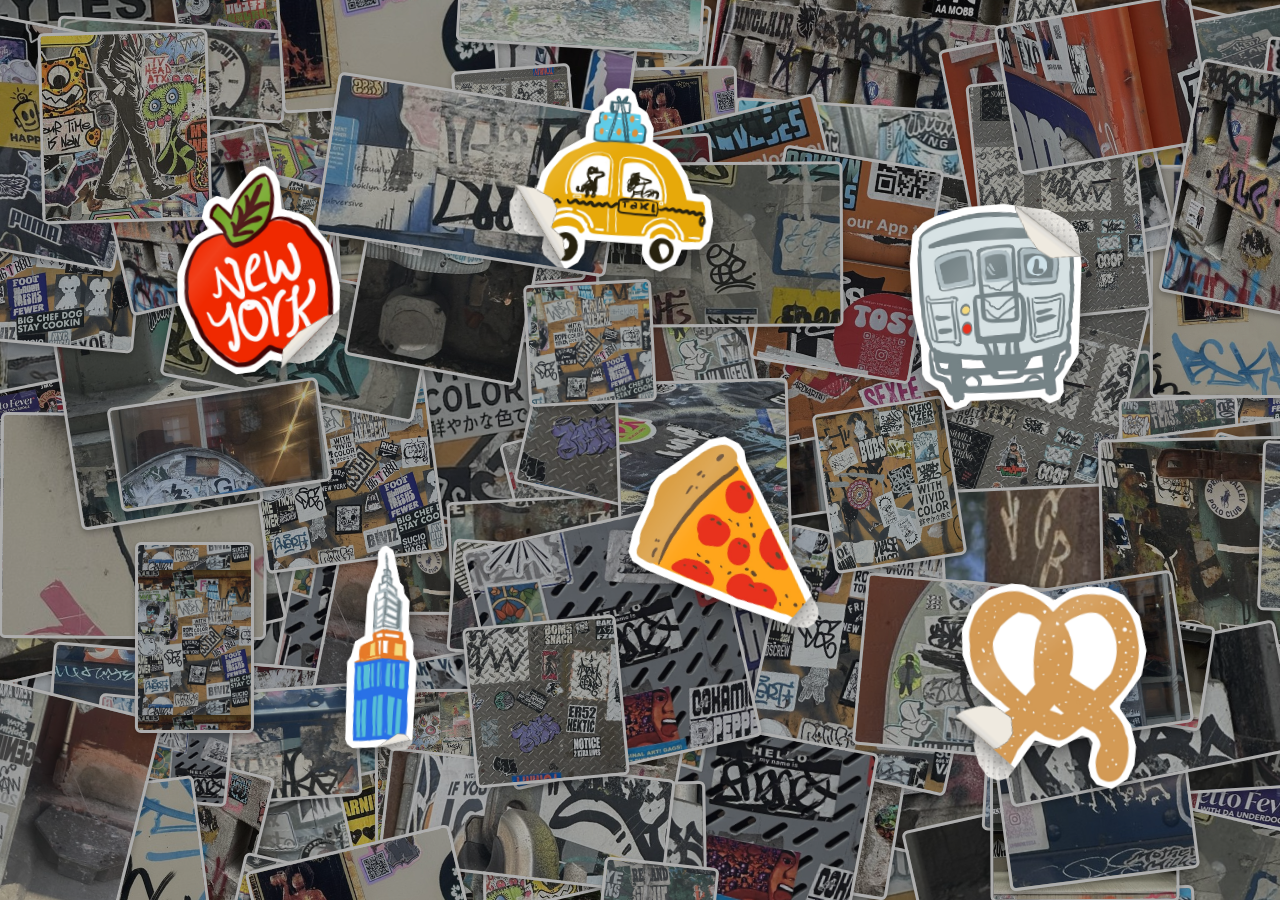
<file: index.html>
<!DOCTYPE html>
<html lang="en">
<head>
  <meta charset="UTF-8">
  <meta name="viewport" content="width=device-width, initial-scale=1.0">
  <title>The City That Speaks in Layers</title>
  <link rel="stylesheet" href="peel.css">
  <link rel="stylesheet" href="style.css?v=27">
  <link rel="stylesheet" href="intro.css?v=27">
</head>
<body>

  <!-- black strip on the left, like the book spine -->
  <div class="spine"></div>

  <main class="home">

    <!-- STICKER SHEET: only stickers, the page names hide underneath.
         Drag a sticker to peel it, or tap it.
         Peel effect: peel.js by Andrew Plummer (MIT license)
         https://github.com/andrewplummer/peel-js -->
    <section class="sheet">
      <div id="stickers" class="sticker-grid">

        <!-- sticker 1: apple -> STORIES -->
        <a class="sticker-cell" href="stories.html" data-sticker="apple" data-corner="BOTTOM_RIGHT">
          <div class="slot">
            <div class="ghost"></div>
            <span class="under">STORIES</span>
            <div class="peel">
              <div class="peel-top"></div>
              <div class="peel-back"></div>
              <div class="peel-bottom"></div>
            </div>
          </div>
        </a>

        <!-- sticker 2: taxi -> NEIGHBORHOODS -->
        <a class="sticker-cell" href="neighborhoods.html" data-sticker="taxi" data-corner="BOTTOM_LEFT">
          <div class="slot">
            <div class="ghost"></div>
            <span class="under">NEIGHBORHOODS</span>
            <div class="peel">
              <div class="peel-top"></div>
              <div class="peel-back"></div>
              <div class="peel-bottom"></div>
            </div>
          </div>
        </a>

        <!-- sticker 3: subway -> COLLECTION -->
        <a class="sticker-cell" href="collection.html" data-sticker="subway" data-corner="TOP_RIGHT">
          <div class="slot">
            <div class="ghost"></div>
            <span class="under">COLLECTION</span>
            <div class="peel">
              <div class="peel-top"></div>
              <div class="peel-back"></div>
              <div class="peel-bottom"></div>
            </div>
          </div>
        </a>

        <!-- sticker 4: building -> ARTIST VOICE -->
        <a class="sticker-cell" href="artistvoices.html" data-sticker="building" data-corner="BOTTOM_RIGHT">
          <div class="slot">
            <div class="ghost"></div>
            <span class="under">ARTIST VOICE</span>
            <div class="peel">
              <div class="peel-top"></div>
              <div class="peel-back"></div>
              <div class="peel-bottom"></div>
            </div>
          </div>
        </a>

        <!-- sticker 5: pizza -> DIY -->
        <a class="sticker-cell" href="diy.html" data-sticker="pizza" data-corner="BOTTOM_RIGHT">
          <div class="slot">
            <div class="ghost"></div>
            <span class="under">DIY</span>
            <div class="peel">
              <div class="peel-top"></div>
              <div class="peel-back"></div>
              <div class="peel-bottom"></div>
            </div>
          </div>
        </a>

        <!-- sticker 6: pretzel -> ABOUT -->
        <a class="sticker-cell" href="about.html" data-sticker="pretzel" data-corner="BOTTOM_LEFT">
          <div class="slot">
            <div class="ghost"></div>
            <span class="under">ABOUT</span>
            <div class="peel">
              <div class="peel-top"></div>
              <div class="peel-back"></div>
              <div class="peel-bottom"></div>
            </div>
          </div>
        </a>
      </div>
    </section>

  </main>

  <script src="intro.js?v=27"></script>
  <script src="peel.js"></script>
  <script src="sticker-shapes.js"></script>
  <script src="script.js?v=27"></script>
</body>
</html>
</file>
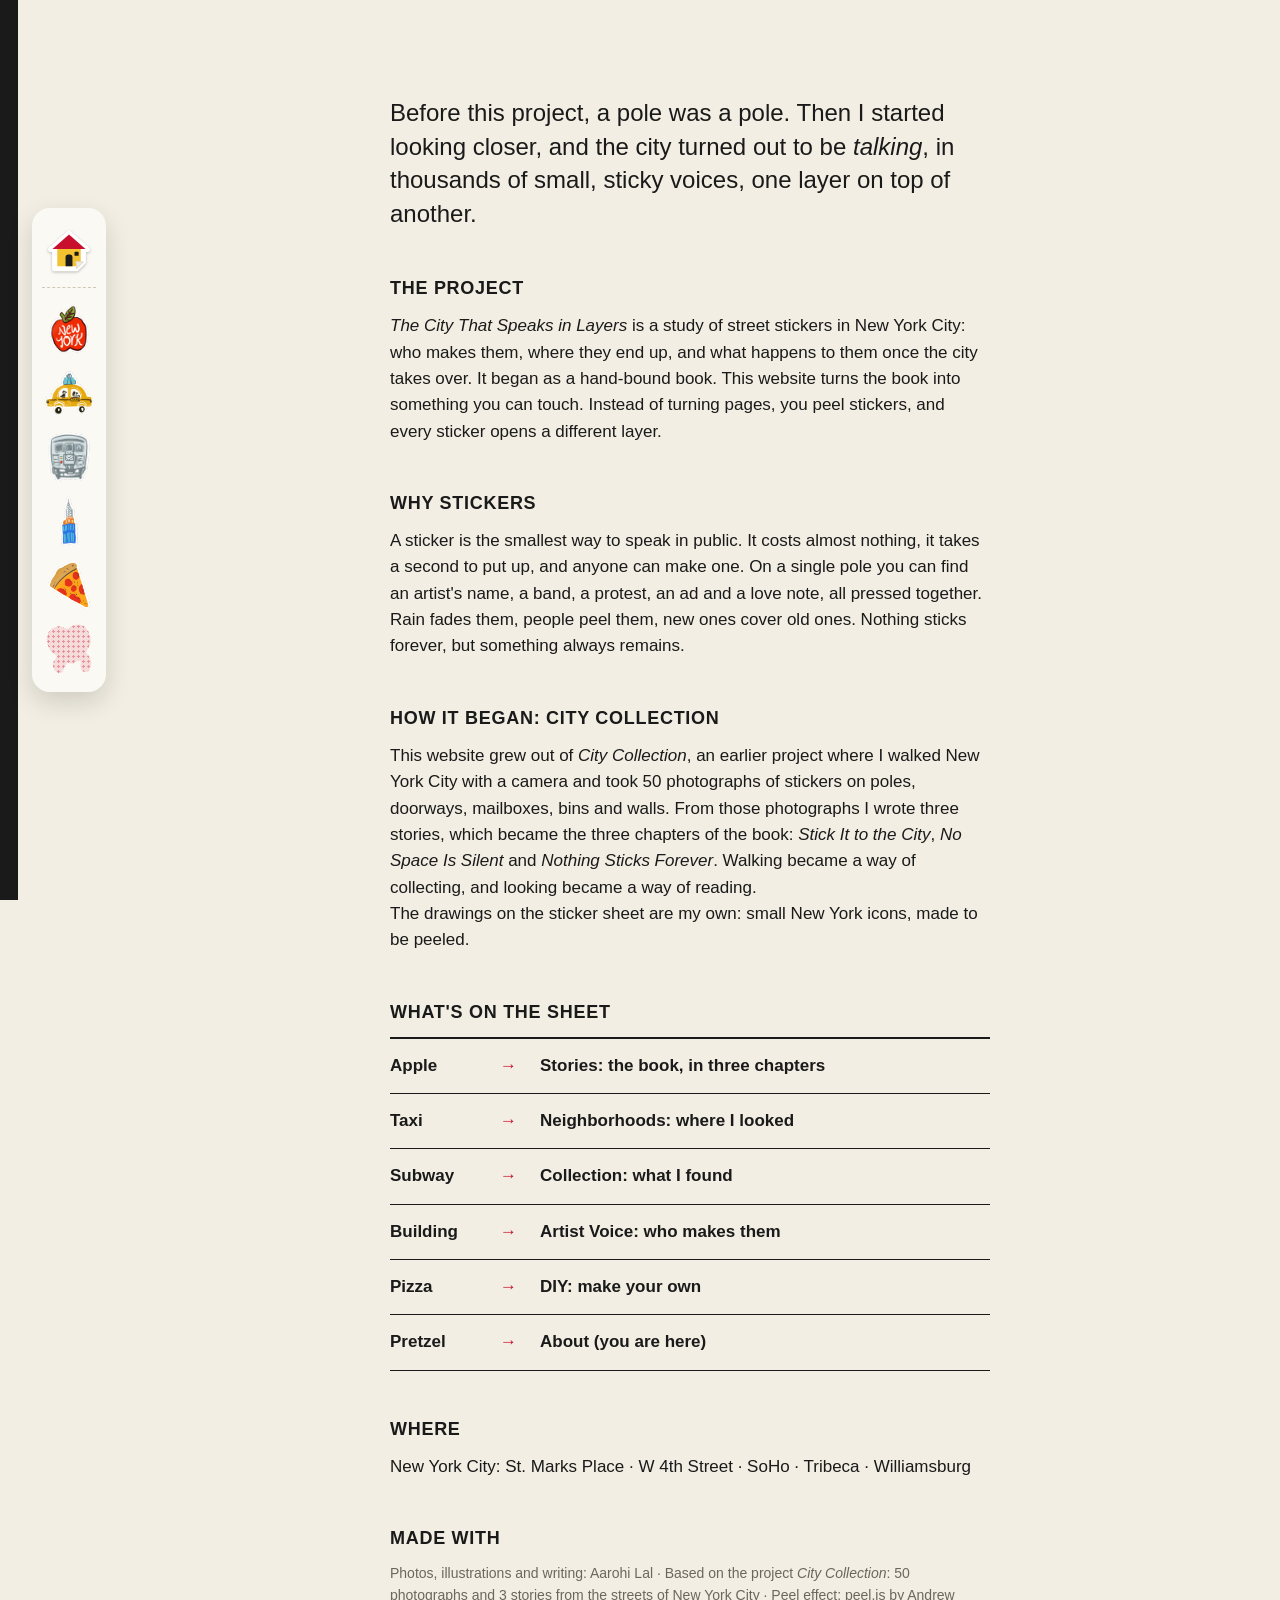
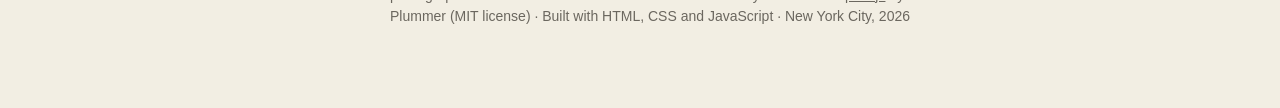
<file: about.html>
<!DOCTYPE html>
<html lang="en">
<head>
  <meta charset="UTF-8">
  <meta name="viewport" content="width=device-width, initial-scale=1.0">
  <title>About · The City That Speaks in Layers</title>
  <link rel="stylesheet" href="peel.css">
  <link rel="stylesheet" href="style.css?v=27">
</head>
<body>

  <div class="spine"></div>

  <main class="page">

    <!-- STATEMENT -->
    <section class="page-section">
      <p class="lead">
        Before this project, a pole was a pole. Then I started looking closer,
        and the city turned out to be <em>talking</em>, in thousands of small,
        sticky voices, one layer on top of another.
      </p>
    </section>

    <!-- THE PROJECT -->
    <section class="page-section">
      <h2>THE PROJECT</h2>
      <p>
        <em>The City That Speaks in Layers</em> is a study of street stickers in
        New York City: who makes them, where they end up, and what happens to
        them once the city takes over. It began as a hand-bound book. This
        website turns the book into something you can touch. Instead of turning
        pages, you peel stickers, and every sticker opens a different layer.
      </p>
    </section>

    <!-- WHY STICKERS -->
    <section class="page-section">
      <h2>WHY STICKERS</h2>
      <p>
        A sticker is the smallest way to speak in public. It costs almost
        nothing, it takes a second to put up, and anyone can make one.
        On a single pole you can find an artist's name, a band, a protest,
        an ad and a love note, all pressed together. Rain fades them, people
        peel them, new ones cover old ones. Nothing sticks forever, but
        something always remains.
      </p>
    </section>

    <!-- HOW I WORKED -->
    <section class="page-section">
      <h2>HOW IT BEGAN: CITY COLLECTION</h2>
      <p>
        This website grew out of <em>City Collection</em>, an earlier project
        where I walked New York City with a camera and took 50 photographs of
        stickers on poles, doorways, mailboxes, bins and walls. From those
        photographs I wrote three stories, which became the three chapters of
        the book: <em>Stick It to the City</em>, <em>No Space Is Silent</em> and
        <em>Nothing Sticks Forever</em>. Walking became a way of collecting,
        and looking became a way of reading.
      </p>
      <p>
        The drawings on the sticker sheet are my own: small New York icons,
        made to be peeled.
      </p>
    </section>

    <!-- WHAT'S ON THE SHEET -->
    <section class="page-section">
      <h2>WHAT'S ON THE SHEET</h2>
      <div class="swap-table">
        <p><span>Apple</span><span class="red">→</span><span>Stories: the book, in three chapters</span></p>
        <p><span>Taxi</span><span class="red">→</span><span>Neighborhoods: where I looked</span></p>
        <p><span>Subway</span><span class="red">→</span><span>Collection: what I found</span></p>
        <p><span>Building</span><span class="red">→</span><span>Artist Voice: who makes them</span></p>
        <p><span>Pizza</span><span class="red">→</span><span>DIY: make your own</span></p>
        <p><span>Pretzel</span><span class="red">→</span><span>About (you are here)</span></p>
      </div>
    </section>

    <!-- WHERE -->
    <section class="page-section">
      <h2>WHERE</h2>
      <p>New York City: St. Marks Place · W 4th Street · SoHo · Tribeca · Williamsburg</p>
    </section>

    <!-- CREDITS -->
    <section class="page-section">
      <h2>MADE WITH</h2>
      <p class="credits">
        Photos, illustrations and writing: Aarohi Lal · Based on the project
        <em>City Collection</em>: 50 photographs and 3 stories from the streets of
        New York City · Peel effect:
        <a href="https://github.com/andrewplummer/peel-js">peel.js</a> by Andrew Plummer (MIT license) ·
        Built with HTML, CSS and JavaScript · New York City, 2026
      </p>
    </section>

  </main>

  <!-- MENU: mini sticker sheet. This page's sticker is an empty slot;
       click it to go back to the full sheet. -->
  <nav class="mini-sheet" data-current="pretzel">
    <a class="mini mini-home" href="index.html" data-label="HOME" aria-label="Back to the sticker sheet">
      <span class="sheet-icon"></span>
    </a>
  </nav>

  <script src="peel.js"></script>
  <script src="sticker-shapes.js"></script>
  <script src="menu.js?v=27"></script>
</body>
</html>
</file>
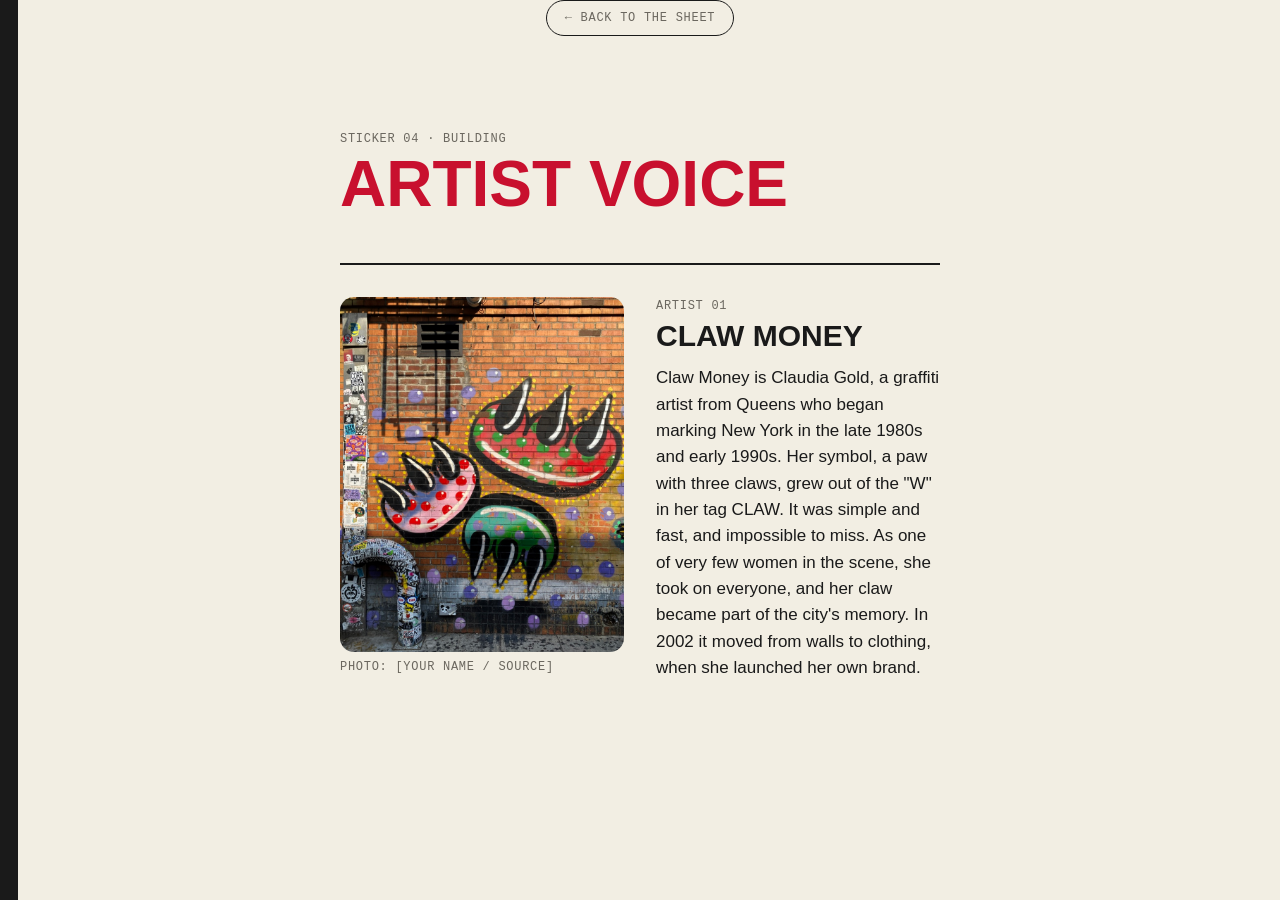
<file: artistvoice.html>
<!DOCTYPE html>
<html lang="en">
<head>
  <meta charset="UTF-8">
  <meta name="viewport" content="width=device-width, initial-scale=1.0">
  <title>Artist Voice · The City That Speaks in Layers</title>
  <link rel="stylesheet" href="style.css">
</head>
<body>

  <div class="spine"></div>

  <!-- back to the sticker sheet -->
  <a class="back-link small-label" href="index.html">← BACK TO THE SHEET</a>

  <main class="page">

    <!-- TITLE -->
    <header class="page-header">
      <p class="small-label">STICKER 04 · BUILDING</p>
      <h1 class="red">ARTIST VOICE</h1>
    </header>

    <!-- ARTIST 01 — copy this whole <article> block to add another artist -->
    <article class="artist">

      <!-- picture: put your image in the images folder and change the file name -->
      <figure class="artist-photo">
        <img src="images/claw-money.jpg" alt="Claw Money's three-claw tag on a New York wall">
        <figcaption class="small-label">PHOTO: [YOUR NAME / SOURCE]</figcaption>
      </figure>

      <div class="artist-text">
        <p class="small-label">ARTIST 01</p>
        <h2>CLAW MONEY</h2>
        <p>
          Claw Money is Claudia Gold, a graffiti artist from Queens who began
          marking New York in the late 1980s and early 1990s. Her symbol, a paw
          with three claws, grew out of the "W" in her tag CLAW. It was simple
          and fast, and impossible to miss. As one of very few women in the scene,
          she took on everyone, and her claw became part of the city's memory.
          In 2002 it moved from walls to clothing, when she launched her own brand.
        </p>
      </div>

    </article>

    <!-- ARTIST 02 — add here -->

  </main>

</body>
</html>
</file>
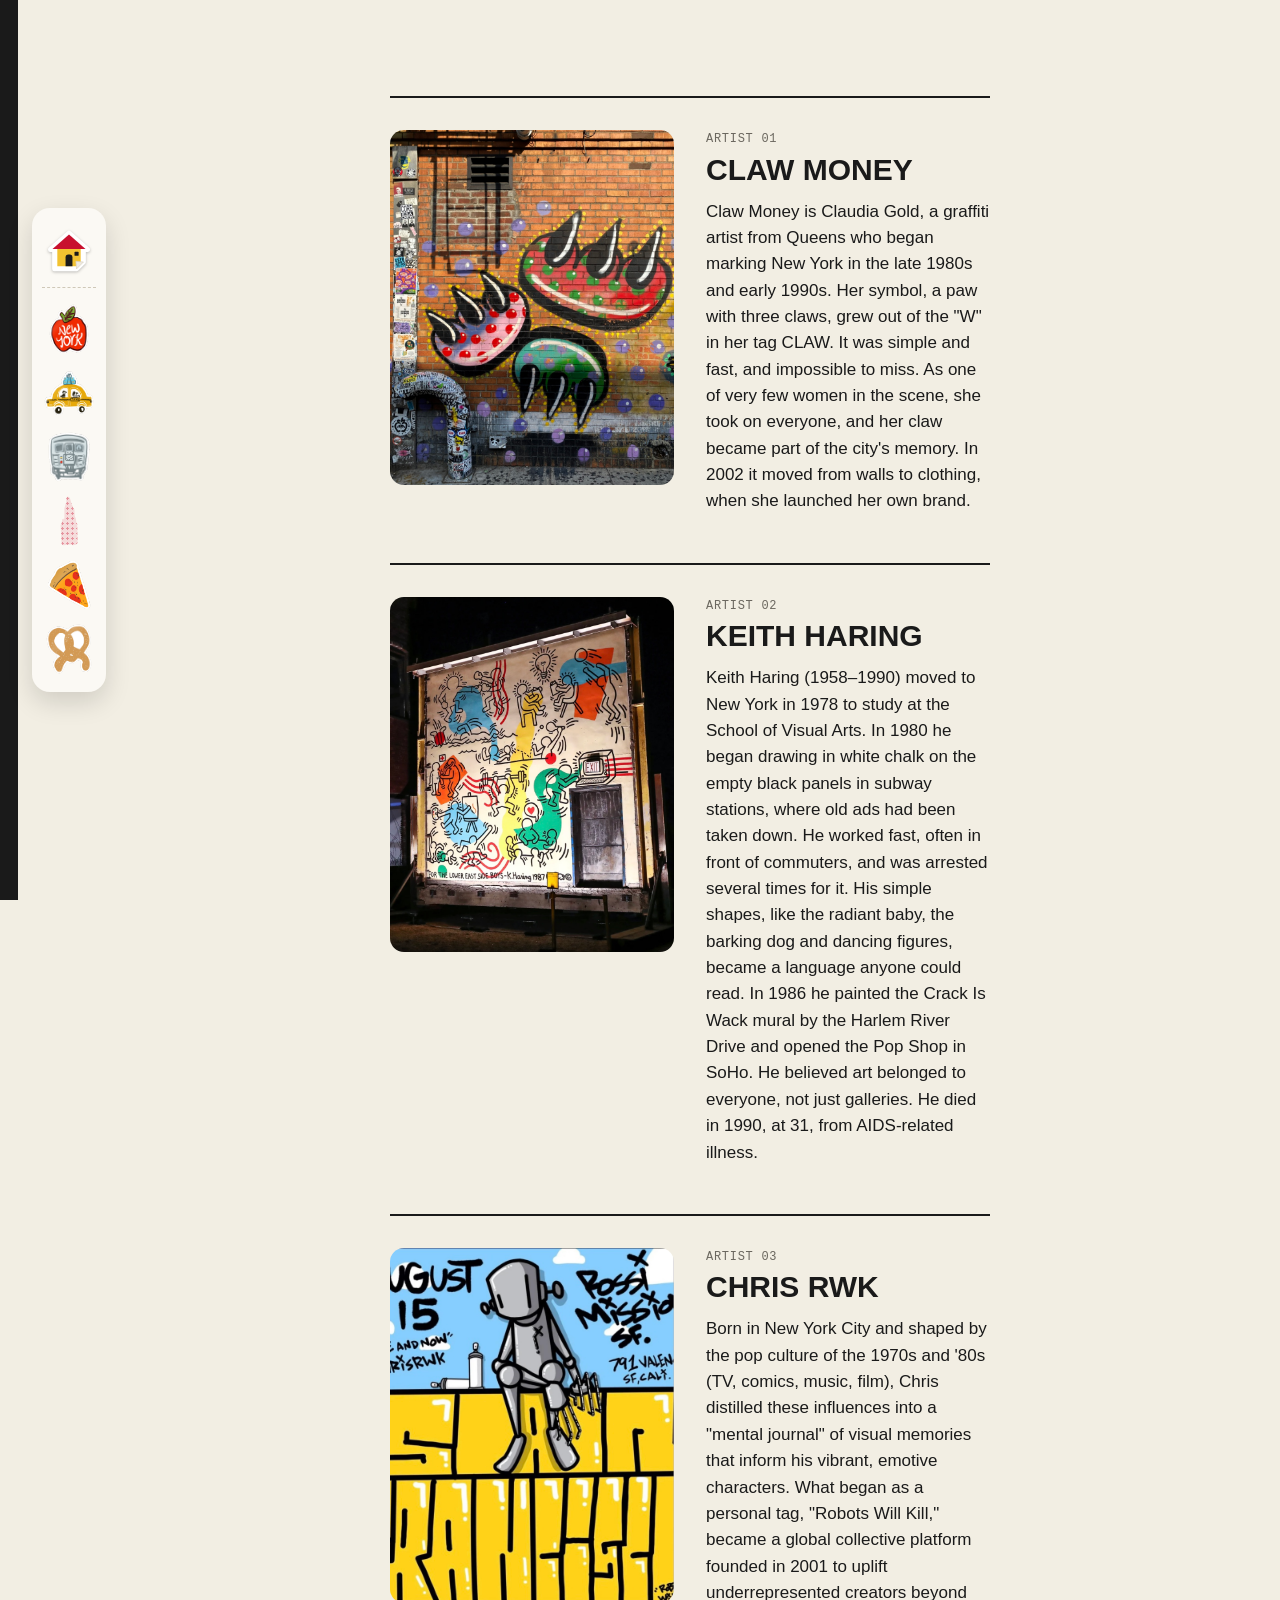
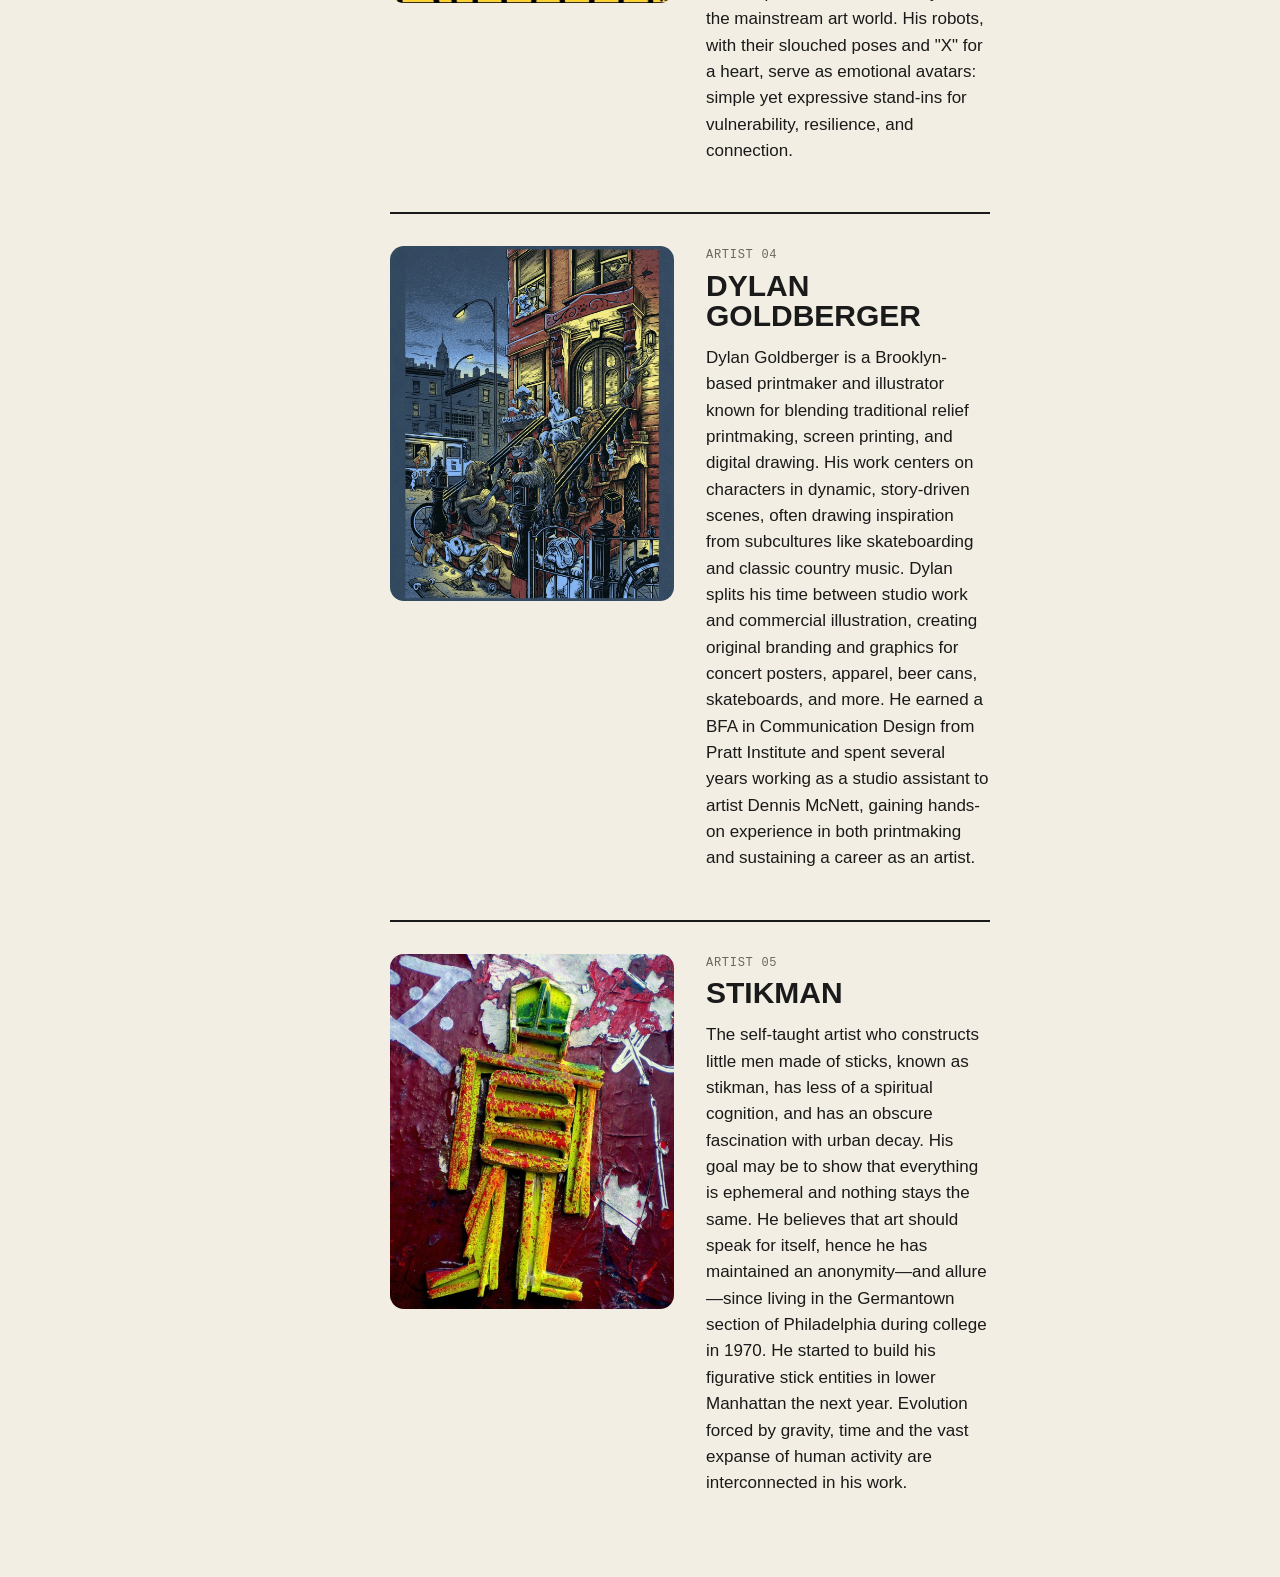
<file: artistvoices.html>
<!DOCTYPE html>
<html lang="en">
<head>
  <meta charset="UTF-8">
  <meta name="viewport" content="width=device-width, initial-scale=1.0">
  <title>Artist Voice · The City That Speaks in Layers</title>
  <link rel="stylesheet" href="peel.css">
  <link rel="stylesheet" href="style.css?v=27">
</head>
<body>

  <div class="spine"></div>

  <main class="page">

    <!-- ARTIST 01 — copy this whole <article> block to add another artist -->
    <article class="artist">

      <!-- picture: put your image in the images folder and change the file name -->
      <figure class="artist-photo">
        <img src="images/claw-money.jpg" alt="Claw Money's three-claw tag on a New York wall">
      </figure>

      <div class="artist-text">
        <p class="small-label">ARTIST 01</p>
        <h2>CLAW MONEY</h2>
        <p>
          Claw Money is Claudia Gold, a graffiti artist from Queens who began
          marking New York in the late 1980s and early 1990s. Her symbol, a paw
          with three claws, grew out of the "W" in her tag CLAW. It was simple
          and fast, and impossible to miss. As one of very few women in the scene,
          she took on everyone, and her claw became part of the city's memory.
          In 2002 it moved from walls to clothing, when she launched her own brand.
        </p>
      </div>

    </article>

    <!-- ARTIST 02 -->
    <article class="artist">
      <figure class="artist-photo">
        <img src="images/keith-haring.jpg" alt="Keith Haring chalk drawing in a New York subway station">
      </figure>

      <div class="artist-text">
        <p class="small-label">ARTIST 02</p>
        <h2>KEITH HARING</h2>
        <p>
          Keith Haring (1958–1990) moved to New York in 1978 to study at the
          School of Visual Arts. In 1980 he began drawing in white chalk on the
          empty black panels in subway stations, where old ads had been taken
          down. He worked fast, often in front of commuters, and was arrested
          several times for it. His simple shapes, like the radiant baby, the
          barking dog and dancing figures, became a language anyone could read.
          In 1986 he painted the Crack Is Wack mural by the Harlem River Drive
          and opened the Pop Shop in SoHo. He believed art belonged to everyone,
          not just galleries. He died in 1990, at 31, from AIDS-related illness.
        </p>
      </div>
    </article>

    <!-- ARTIST 03 -->
    <article class="artist">
      <figure class="artist-photo">
        <img src="images/chris-rwk.jpg" alt="Chris RWK robot character painted on a New York wall">
      </figure>

      <div class="artist-text">
        <p class="small-label">ARTIST 03</p>
        <h2>CHRIS RWK</h2>
        <p>
        Born in New York City and shaped by the pop culture of the 1970s and '80s (TV, 
        comics, music, film), Chris distilled these influences into a "mental journal" of 
        visual memories that inform his vibrant, emotive characters. What began as a personal 
        tag, "Robots Will Kill," became a global collective platform founded in 2001 to uplift 
        underrepresented creators beyond the mainstream art world. His robots, with their 
        slouched poses and "X" for a heart, serve as emotional avatars: simple yet expressive 
        stand-ins for vulnerability, resilience, and connection.
           </p>
      </div>
    </article>

    <!-- ARTIST 04 -->
    <article class="artist">
      <figure class="artist-photo">
        <img src="images/dylan-goldberger.jpg" alt="Dylan Goldberger print with story-driven characters">
      </figure>

      <div class="artist-text">
        <p class="small-label">ARTIST 04</p>
        <h2>DYLAN GOLDBERGER</h2>
        <p>
        Dylan Goldberger is a Brooklyn-based printmaker and illustrator known for blending 
        traditional relief printmaking, screen printing, and digital drawing. His work centers 
        on characters in dynamic, story-driven scenes, often drawing inspiration from subcultures 
        like skateboarding and classic country music. Dylan splits his time between studio work and 
        commercial illustration, creating original branding and graphics for concert posters, apparel, 
        beer cans, skateboards, and more. He earned a BFA in Communication Design from Pratt Institute 
        and spent several years working as a studio assistant to artist Dennis McNett, gaining hands-on 
        experience in both printmaking and sustaining a career as an artist. 
           </p>
         </div>
    </article>

    <!-- ARTIST 05 -->
    <article class="artist">
      <figure class="artist-photo">
        <img src="images/stikman.jpg" alt="Stikman stick-figure piece on a New York street">
      </figure>

      <div class="artist-text">
        <p class="small-label">ARTIST 05</p>
        <h2>STIKMAN</h2>
        <p>
        The self-taught artist who constructs little men made of sticks, known as stikman, 
        has less of a spiritual cognition, and has an obscure fascination with urban decay. 
        His goal may be to show that everything is ephemeral and nothing stays the same. 
        He believes that art should speak for itself, hence he has maintained an anonymity—and 
        allure—since living in the Germantown section of Philadelphia during college in 1970. 
        He started to build his figurative stick entities in lower Manhattan the next year. 
        Evolution forced by gravity, time and the vast expanse of human activity are 
        interconnected in his work.
            </p>
      </div>
    </article>
  </main>

  <!-- MENU: mini sticker sheet. This page's sticker is an empty slot;
       click it to go back to the full sheet. -->
  <nav class="mini-sheet" data-current="building">
    <a class="mini mini-home" href="index.html" data-label="HOME" aria-label="Back to the sticker sheet">
      <span class="sheet-icon"></span>
    </a>
  </nav>

  <script src="peel.js"></script>
  <script src="sticker-shapes.js"></script>
  <script src="menu.js?v=27"></script>
</body>
</html>
</file>
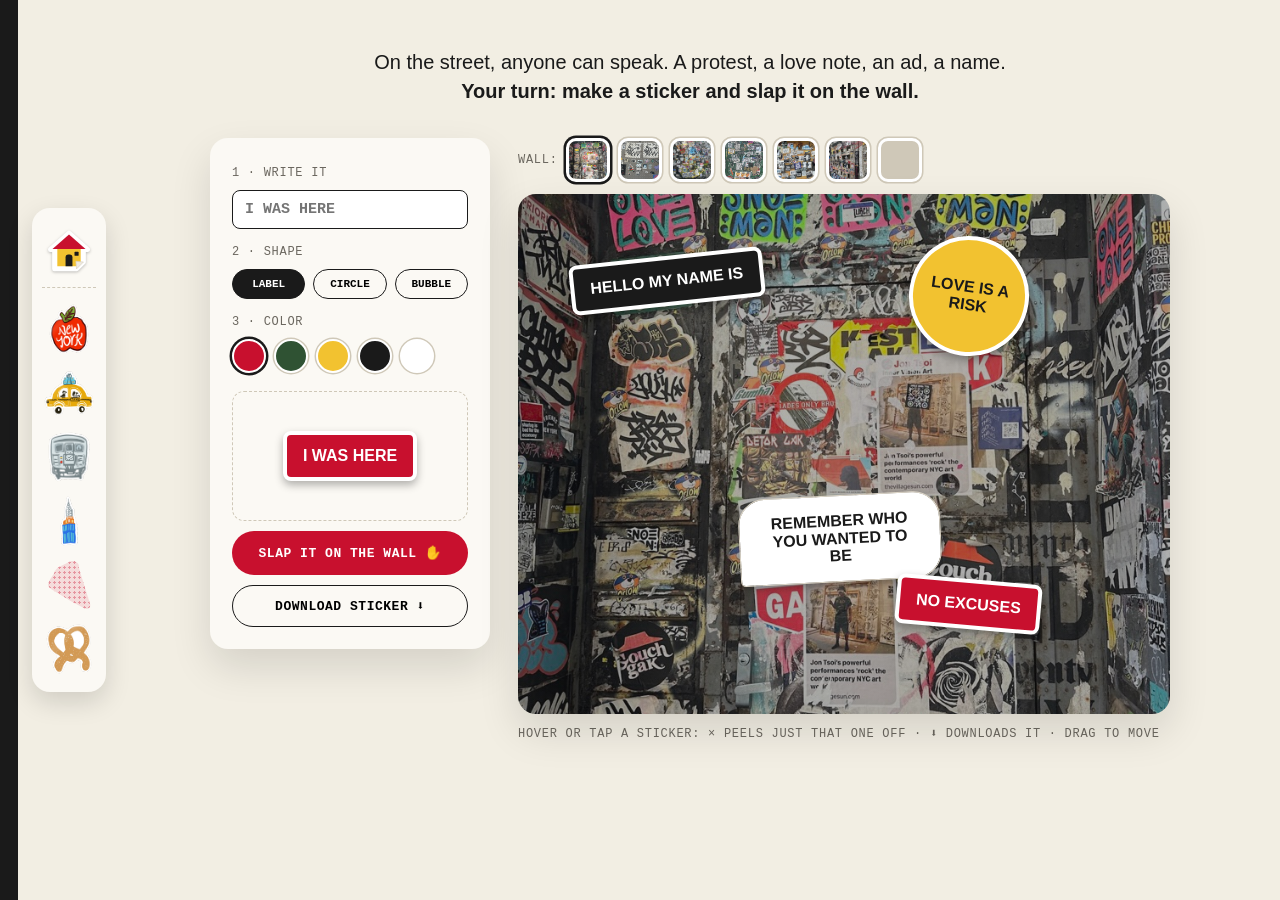
<file: diy.html>
<!DOCTYPE html>
<html lang="en">
<head>
  <meta charset="UTF-8">
  <meta name="viewport" content="width=device-width, initial-scale=1.0">
  <title>DIY · The City That Speaks in Layers</title>
  <link rel="stylesheet" href="peel.css">
  <link rel="stylesheet" href="style.css?v=27">
</head>
<body>

  <div class="spine"></div>

  <main class="page page-wide">

    <p class="speech-intro">
      On the street, anyone can speak. A protest, a love note, an ad, a name.
      <strong>Your turn: make a sticker and slap it on the wall.</strong>
    </p>

    <section class="speech">

      <!-- STICKER MAKER -->
      <div class="maker">
        <p class="small-label">1 · WRITE IT</p>
        <input class="maker-text" type="text" maxlength="30" placeholder="I WAS HERE" aria-label="Your sticker message">

        <p class="small-label">2 · SHAPE</p>
        <div class="maker-row" data-pick="shape">
          <button class="pick active" data-value="label">LABEL</button>
          <button class="pick" data-value="circle">CIRCLE</button>
          <button class="pick" data-value="bubble">BUBBLE</button>
        </div>

        <p class="small-label">3 · COLOR</p>
        <div class="maker-row" data-pick="color">
          <button class="swatch active" data-value="red"    aria-label="Red"></button>
          <button class="swatch"        data-value="green"  aria-label="Green"></button>
          <button class="swatch"        data-value="yellow" aria-label="Yellow"></button>
          <button class="swatch"        data-value="ink"    aria-label="Black"></button>
          <button class="swatch"        data-value="white"  aria-label="White"></button>
        </div>

        <!-- live preview -->
        <div class="maker-preview">
          <span class="speech-sticker label red">I WAS HERE</span>
        </div>

        <button class="slap-btn">SLAP IT ON THE WALL ✋</button>
        <button class="download-btn">DOWNLOAD STICKER ⬇</button>
      </div>

      <div class="wall-col">

        <!-- pick which wall to stick on -->
        <div class="wall-picker">
          <span class="small-label">WALL:</span>
          <!-- YOUR WALL: save your photo as images/diy-wall.jpg and it becomes the main wall -->
          <button class="wall-pick wall-mine" data-wall="images/diy-wall.jpg" style="background-image: url('images/diy-wall.jpg')" aria-label="My wall"></button>
          <button class="wall-pick" data-wall="images/collection/c03.jpg" style="background-image: url('images/collection/c03.jpg')" aria-label="Diamond plate"></button>
          <button class="wall-pick" data-wall="images/collection/c06.jpg" style="background-image: url('images/collection/c06.jpg')" aria-label="The big wall"></button>
          <button class="wall-pick" data-wall="images/collection/c05.jpg" style="background-image: url('images/collection/c05.jpg')" aria-label="Green box"></button>
          <button class="wall-pick" data-wall="images/collection/c09.jpg" style="background-image: url('images/collection/c09.jpg')" aria-label="Mustard metal"></button>
          <button class="wall-pick" data-wall="images/collection/c01.jpg" style="background-image: url('images/collection/c01.jpg')" aria-label="Cinder block"></button>
          <button class="wall-pick wall-plain" data-wall="" aria-label="Blank wall"></button>
        </div>

        <!-- THE WALL: stickers are added here by diy.js -->
        <div class="wall"></div>

        <div class="wall-tools">
          <span class="small-label">HOVER OR TAP A STICKER: × PEELS JUST THAT ONE OFF · ⬇ DOWNLOADS IT · DRAG TO MOVE</span>
        </div>
      </div>

    </section>

  </main>

  <!-- MENU: mini sticker sheet -->
  <nav class="mini-sheet" data-current="pizza">
    <a class="mini mini-home" href="index.html" data-label="HOME" aria-label="Back to the sticker sheet">
      <span class="sheet-icon"></span>
    </a>
  </nav>

  <script src="diy.js?v=27"></script>
  <script src="peel.js"></script>
  <script src="sticker-shapes.js"></script>
  <script src="menu.js?v=27"></script>
</body>
</html>
</file>
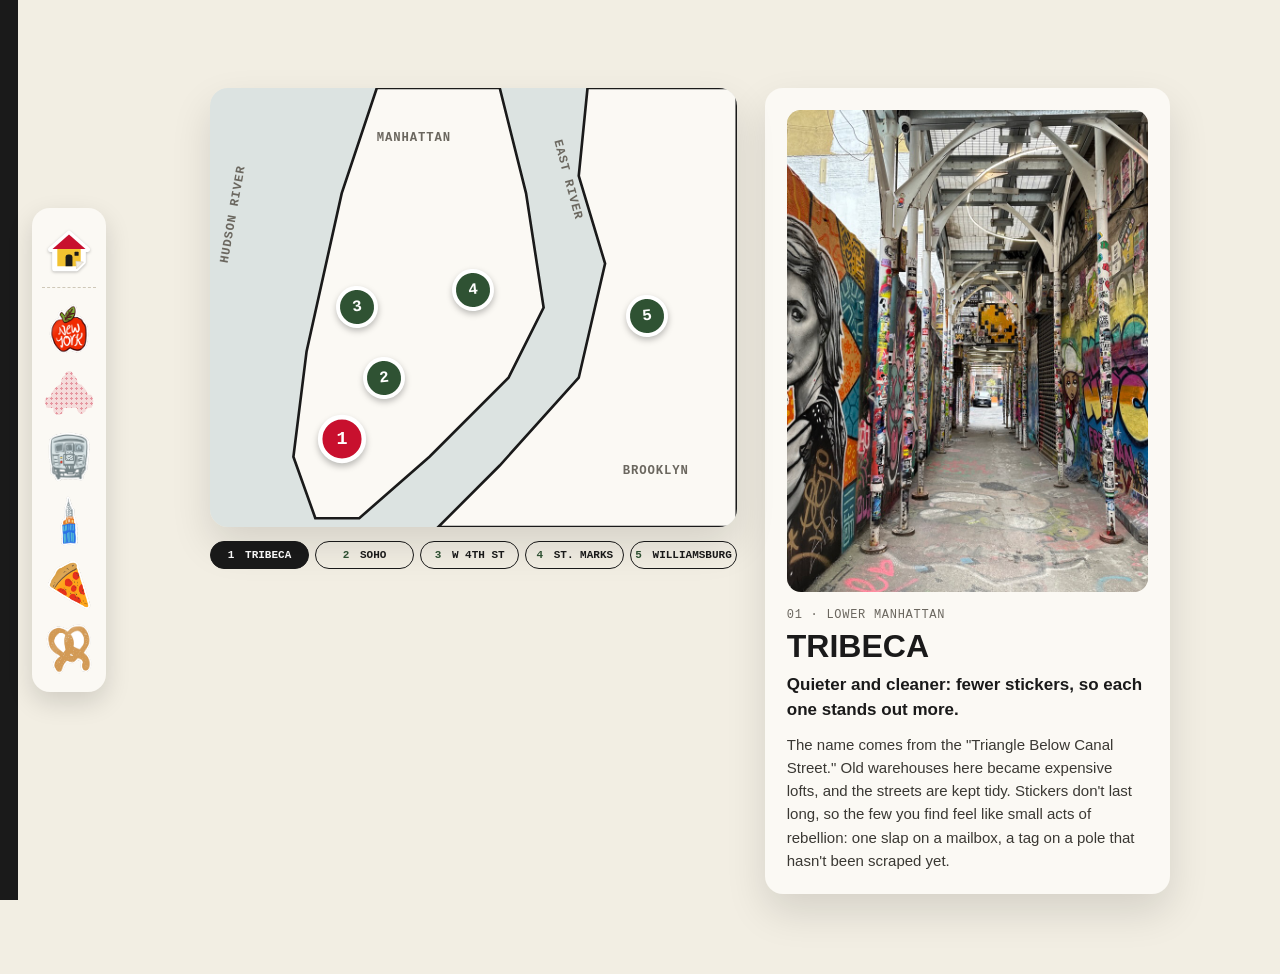
<file: neighborhoods.html>
<!DOCTYPE html>
<html lang="en">
<head>
  <meta charset="UTF-8">
  <meta name="viewport" content="width=device-width, initial-scale=1.0">
  <title>Neighborhoods · The City That Speaks in Layers</title>
  <link rel="stylesheet" href="peel.css">
  <link rel="stylesheet" href="style.css?v=27">
</head>
<body>

  <div class="spine"></div>

  <main class="page page-wide">

    <section class="hood-layout">

      <!-- MAP: drawn right here in the code (no image file needed).
           To use your own drawing instead, replace the whole <svg> ... </svg>
           with:  <img class="map-art" src="images/map.png" alt="Map">
           Each pin is placed with left (across) and top (down) in %. -->
      <div class="map-col">
      <div class="map">
        <svg class="map-art" viewBox="0 0 600 500" role="img" aria-label="Map of Lower Manhattan and Williamsburg">
          <rect width="600" height="500" fill="#DCE3E1"/>
          <path d="M120 490 L95 420 L110 300 L150 120 L190 0 L330 0 L360 120 L380 250 L340 330 L250 420 L170 490 Z" fill="#FBF9F4" stroke="#1A1A1A" stroke-width="3"/>
          <path d="M430 0 L600 0 L600 500 L260 500 L330 430 L420 330 L450 200 L420 100 Z" fill="#FBF9F4" stroke="#1A1A1A" stroke-width="3"/>
          <g font-family="Courier New, monospace" font-size="14" font-weight="700" fill="#6B675F" letter-spacing="1">
            <text x="190" y="60">MANHATTAN</text>
            <text x="470" y="440">BROOKLYN</text>
            <text x="20" y="200" transform="rotate(-80 20 200)">HUDSON RIVER</text>
            <text x="392" y="60" transform="rotate(75 392 60)">EAST RIVER</text>
          </g>
        </svg>

        <button class="pin active" data-hood="tribeca"      style="left: 25%; top: 80%;">1</button>
        <button class="pin" data-hood="soho"         style="left: 33%; top: 66%;">2</button>
        <button class="pin" data-hood="w4th"         style="left: 28%; top: 50%;">3</button>
        <button class="pin" data-hood="stmarks"      style="left: 50%; top: 46%;">4</button>
        <button class="pin" data-hood="williamsburg" style="left: 83%; top: 52%;">5</button>
      </div>

      <!-- the same 5 places as a list, so the numbers have names -->
      <div class="hood-names">
        <button class="hood-name active" data-hood="tribeca"><b>1</b> TRIBECA</button>
        <button class="hood-name" data-hood="soho"><b>2</b> SOHO</button>
        <button class="hood-name" data-hood="w4th"><b>3</b> W 4TH ST</button>
        <button class="hood-name" data-hood="stmarks"><b>4</b> ST. MARKS</button>
        <button class="hood-name" data-hood="williamsburg"><b>5</b> WILLIAMSBURG</button>
      </div>
      </div>

      <!-- CARDS: only one shows at a time (the one you click on the map) -->
      <div class="hood-cards">

        <article class="hood show" id="tribeca">
          <div class="hood-photo">
            <img src="images/tribeca.jpg" alt="Stickers on a pole in Tribeca">
          </div>
          <p class="small-label">01 · LOWER MANHATTAN</p>
          <h2>TRIBECA</h2>
          <p class="hood-lead">Quieter and cleaner: fewer stickers, so each one stands out more.</p>
          <p class="hood-body">
            The name comes from the "Triangle Below Canal Street." Old warehouses here became expensive lofts, and the streets are kept tidy. Stickers don't last long, so the few you find feel like small acts of rebellion: one slap on a mailbox, a tag on a pole that hasn't been scraped yet.
          </p>
        </article>

        <article class="hood" id="soho">
          <div class="hood-photo">
            <img src="images/soho.jpg" alt="Stickers on a pole in SoHo">
          </div>
          <p class="small-label">02 · LOWER MANHATTAN</p>
          <h2>SOHO</h2>
          <p class="hood-lead">Where street art meets shopping. Artist stickers sit next to brand ads on the same lamppost.</p>
          <p class="hood-body">
            "South of Houston." In the 1960s and 70s, artists moved into the empty cast-iron buildings and turned them into studios and galleries. Today the galleries are mostly stores, but the poles on Broadway, Prince and Spring Street still carry the art, layered over by logos and pop-up ads.
          </p>
        </article>

        <article class="hood" id="w4th">
          <div class="hood-photo">
            <img src="images/w4th.jpg" alt="Stickers on a pole on W 4th Street">
          </div>
          <p class="small-label">03 · WEST VILLAGE</p>
          <h2>W 4TH STREET</h2>
          <p class="hood-lead">Around Washington Square Park and the basketball courts, student flyers and small art stickers fill every pole.</p>
          <p class="hood-body">
            This is Greenwich Village: the neighborhood of the 1960s folk scene, jazz clubs and NYU. The fenced courts at West 4th draw crowds, and the poles nearby are covered with handmade stickers, show flyers and small drawings, many of them by students.
          </p>
        </article>

        <article class="hood" id="stmarks">
          <div class="hood-photo">
            <img src="images/stmarks.jpg" alt="Stickers on a pole on St. Marks Place">
          </div>
          <p class="small-label">04 · EAST VILLAGE</p>
          <h2>ST. MARKS PLACE</h2>
          <p class="hood-lead">The loudest poles in the city: punk, band and skate stickers layered so thick the metal disappears.</p>
          <p class="hood-body">
            St. Marks Place was the heart of the East Village punk scene in the 1970s and 80s, full of record stores, tattoo shops and cheap food. The stickers still carry that energy. Band names, skate brands and protest slogans pile up on top of each other, and nobody scrapes them off.
          </p>
        </article>

        <article class="hood" id="williamsburg">
          <div class="hood-photo">
            <img src="images/williamsburg.jpg" alt="Stickers on a pole in Williamsburg">
          </div>
          <p class="small-label">05 · BROOKLYN</p>
          <h2>WILLIAMSBURG</h2>
          <p class="hood-lead">Artists' neighborhood. Stickers, slaps and murals on almost every corner around Bedford Avenue.</p>
          <p class="hood-body">
            In the 1990s and 2000s, artists moved across the river into old factories and warehouses in Williamsburg. Street art followed. Around Bedford Avenue and the waterfront, whole walls are murals, and every pole, door and pipe has stickers from artists who live just around the corner.
          </p>
        </article>

      </div>
    </section>

  </main>

  <!-- MENU: mini sticker sheet. This page's sticker is an empty slot;
       click it to go back to the full sheet. -->
  <nav class="mini-sheet" data-current="taxi">
    <a class="mini mini-home" href="index.html" data-label="HOME" aria-label="Back to the sticker sheet">
      <span class="sheet-icon"></span>
    </a>
  </nav>

  <script src="neighborhoods.js?v=27"></script>
  <script src="peel.js"></script>
  <script src="sticker-shapes.js"></script>
  <script src="menu.js?v=27"></script>
</body>
</html>
</file>
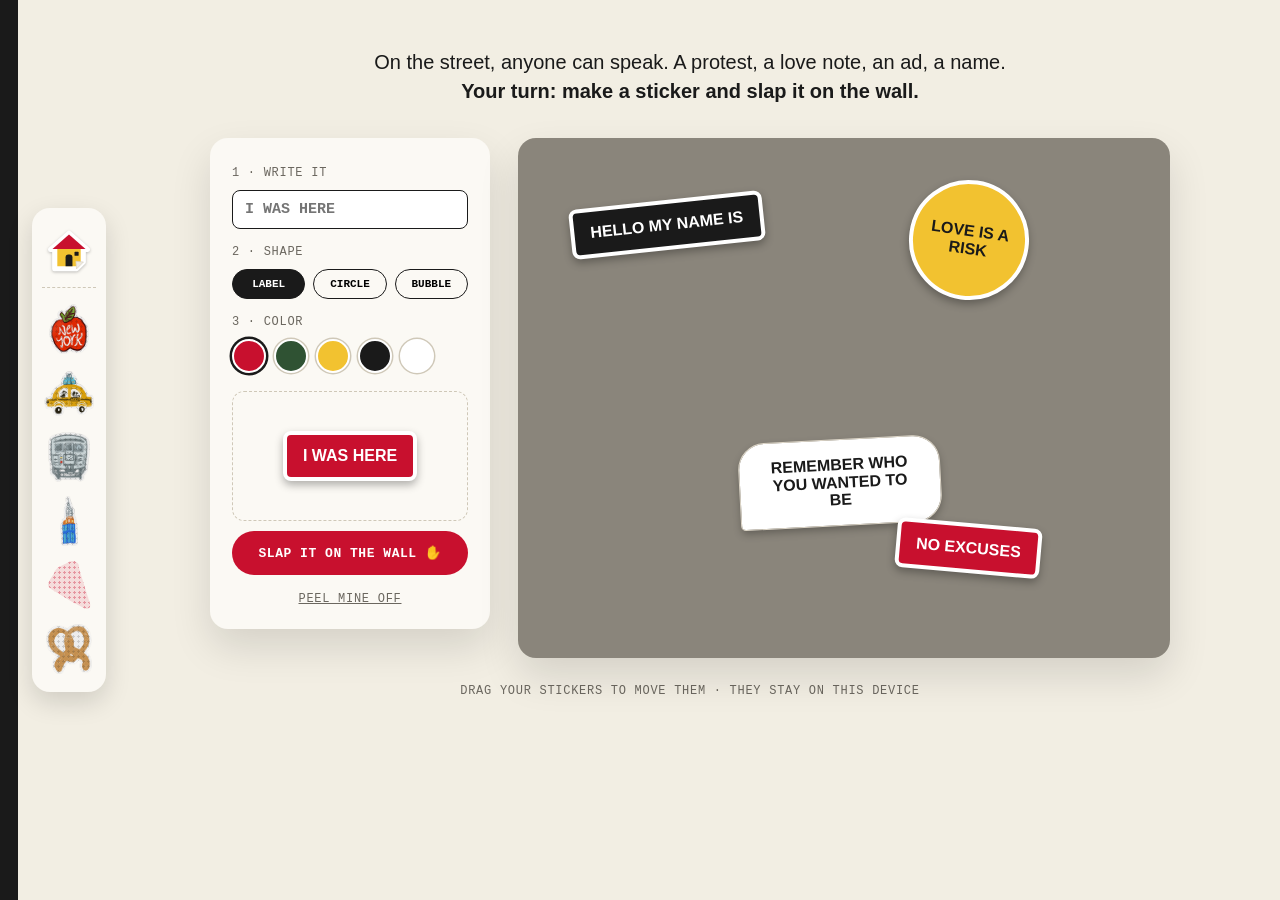
<file: public-speech.html>
<!DOCTYPE html>
<html lang="en">
<head>
  <meta charset="UTF-8">
  <meta name="viewport" content="width=device-width, initial-scale=1.0">
  <title>Public Speech · The City That Speaks in Layers</title>
  <link rel="stylesheet" href="style.css">
</head>
<body>

  <div class="spine"></div>

  <main class="page page-wide">

    <p class="speech-intro">
      On the street, anyone can speak. A protest, a love note, an ad, a name.
      <strong>Your turn: make a sticker and slap it on the wall.</strong>
    </p>

    <section class="speech">

      <!-- STICKER MAKER -->
      <div class="maker">
        <p class="small-label">1 · WRITE IT</p>
        <input class="maker-text" type="text" maxlength="30" placeholder="I WAS HERE" aria-label="Your sticker message">

        <p class="small-label">2 · SHAPE</p>
        <div class="maker-row" data-pick="shape">
          <button class="pick active" data-value="label">LABEL</button>
          <button class="pick" data-value="circle">CIRCLE</button>
          <button class="pick" data-value="bubble">BUBBLE</button>
        </div>

        <p class="small-label">3 · COLOR</p>
        <div class="maker-row" data-pick="color">
          <button class="swatch active" data-value="red"    aria-label="Red"></button>
          <button class="swatch"        data-value="green"  aria-label="Green"></button>
          <button class="swatch"        data-value="yellow" aria-label="Yellow"></button>
          <button class="swatch"        data-value="ink"    aria-label="Black"></button>
          <button class="swatch"        data-value="white"  aria-label="White"></button>
        </div>

        <!-- live preview -->
        <div class="maker-preview">
          <span class="speech-sticker label red">I WAS HERE</span>
        </div>

        <button class="slap-btn">SLAP IT ON THE WALL ✋</button>
        <button class="clear-btn small-label">PEEL MINE OFF</button>
      </div>

      <!-- THE WALL: drag stickers to move them -->
      <div class="wall">
        <!-- example voices already on the wall -->
        <span class="speech-sticker label ink"     style="left: 8%;  top: 12%; --tilt: -6deg;">HELLO MY NAME IS</span>
        <span class="speech-sticker circle yellow" style="left: 60%; top: 8%;  --tilt: 8deg;">LOVE IS A RISK</span>
        <span class="speech-sticker bubble white"  style="left: 34%; top: 58%; --tilt: -3deg;">REMEMBER WHO YOU WANTED TO BE</span>
        <span class="speech-sticker label red"     style="left: 58%; top: 74%; --tilt: 5deg;">NO EXCUSES</span>
      </div>

    </section>

    <p class="album-hint small-label">DRAG YOUR STICKERS TO MOVE THEM · THEY STAY ON THIS DEVICE</p>

  </main>

  <!-- MENU: mini sticker sheet -->
  <nav class="mini-sheet" data-current="pizza">
    <a class="mini mini-home" href="index.html" data-label="THE SHEET" aria-label="Back to the sticker sheet">
      <span class="sheet-icon"></span>
    </a>
  </nav>

  <script src="public-speech.js"></script>
  <script src="sticker-shapes.js"></script>
  <script src="menu.js"></script>
</body>
</html>
</file>
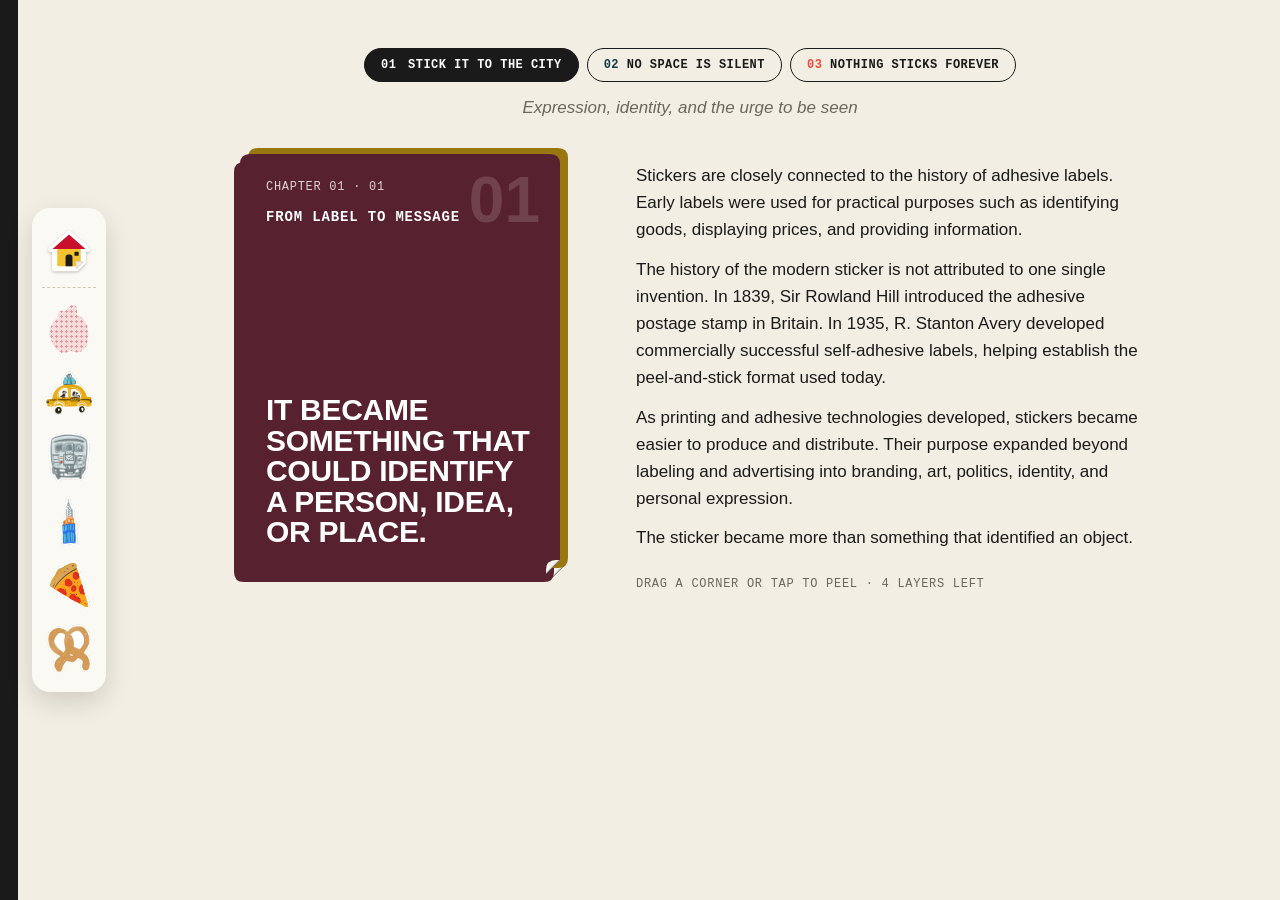
<file: stories.html>
<!DOCTYPE html>
<html lang="en">
<head>
  <meta charset="UTF-8">
  <meta name="viewport" content="width=device-width, initial-scale=1.0">
  <title>Stories · The City That Speaks in Layers</title>
  <link rel="stylesheet" href="peel.css">
  <link rel="stylesheet" href="style.css?v=27">
</head>
<body>

  <div class="spine"></div>

  <main class="page page-wide">

    <!-- CHAPTER TABS -->
    <nav class="chapter-tabs">
      <button class="chapter-tab active" data-chapter="0"><b>01</b> STICK IT TO THE CITY</button>
      <button class="chapter-tab" data-chapter="1"><b>02</b> NO SPACE IS SILENT</button>
      <button class="chapter-tab" data-chapter="2"><b>03</b> NOTHING STICKS FOREVER</button>
    </nav>

    <!-- ===================== CHAPTER 01 ===================== -->
    <section class="chapter active" data-chapter="0">
      <p class="chapter-sub">Expression, identity, and the urge to be seen</p>

      <div class="chapter-layout">

        <!-- THE STACK: the first section is on top. Peel it to read the next. -->
        <div class="pole">

          <!-- under the last layer -->
          <div class="bare">
            <p class="small-label">END OF CHAPTER 01</p>
            <p class="bare-text">STICK IT TO THE CITY</p>
            <button class="next-chapter small-label" type="button">NEXT CHAPTER →</button>
            <button class="restick small-label" type="button">STICK THEM BACK ↺</button>
          </div>

          <!-- 01.01 — FROM LABEL TO MESSAGE -->
          <div class="story peel" data-corner="BOTTOM_RIGHT">
            <div class="peel-top layer-c1a">
              <p class="small-label">CHAPTER 01 · 01</p>
              <h3 class="story-title">FROM LABEL TO MESSAGE</h3>
              <p class="story-punch">IT BECAME SOMETHING THAT COULD IDENTIFY A PERSON, IDEA, OR PLACE.</p>
              <span class="story-num">01</span>
            </div>
            <div class="peel-back"></div>
            <div class="peel-bottom"></div>
            <!-- the longer text, shown next to the stack -->
            <div class="story-text" hidden>
              <p>Stickers are closely connected to the history of adhesive labels. Early labels were used for practical purposes such as identifying goods, displaying prices, and providing information.</p>
              <p>The history of the modern sticker is not attributed to one single invention. In 1839, Sir Rowland Hill introduced the adhesive postage stamp in Britain. In 1935, R. Stanton Avery developed commercially successful self-adhesive labels, helping establish the peel-and-stick format used today.</p>
              <p>As printing and adhesive technologies developed, stickers became easier to produce and distribute. Their purpose expanded beyond labeling and advertising into branding, art, politics, identity, and personal expression.</p>
              <p>The sticker became more than something that identified an object.</p>
            </div>
          </div>

          <!-- 01.02 — DIFFERENT SURFACES, DIFFERENT STORIES -->
          <div class="story peel" data-corner="BOTTOM_LEFT">
            <div class="peel-top layer-c1b">
              <p class="small-label">CHAPTER 01 · 02</p>
              <h3 class="story-title">DIFFERENT SURFACES, DIFFERENT STORIES</h3>
              <p class="story-punch">THE CITY IS NOT THE BACKGROUND.<br>IT IS PART OF THE STICKER.</p>
              <span class="story-num">02</span>
            </div>
            <div class="peel-back"></div>
            <div class="peel-bottom"></div>
            <!-- the longer text, shown next to the stack -->
            <div class="story-text" hidden>
              <p>A sticker never exists on a blank canvas.</p>
              <p>In New York, stickers appear on dustbins, poles, walls, pillars, cars, mailboxes, construction barriers, and storefronts. Each surface changes how the sticker is seen.</p>
              <p>A sticker on a car can travel through different neighborhoods.</p>
              <p>A sticker on a pole becomes part of a dense field of signs, notices, and other stickers.</p>
              <p>A sticker on a dustbin becomes part of everyday infrastructure.</p>
              <p>A sticker on a wall can become one element within a larger collection of marks.</p>
              <p>A sticker on a pillar can accumulate with others over time.</p>
              <p>The surface affects the sticker through its texture, shape, scale, movement, and visibility.</p>
            </div>
          </div>

          <!-- 01.03 — SMALL FORMAT. LOUD INTENTIONS. -->
          <div class="story peel" data-corner="TOP_RIGHT">
            <div class="peel-top layer-c1a">
              <p class="small-label">CHAPTER 01 · 03</p>
              <h3 class="story-title">SMALL FORMAT. LOUD INTENTIONS.</h3>
              <p class="story-punch">THE DESIGN IS SMALL.<br>THE CONTEXT IS THE CITY.</p>
              <span class="story-num">03</span>
            </div>
            <div class="peel-back"></div>
            <div class="peel-bottom"></div>
            <!-- the longer text, shown next to the stack -->
            <div class="story-text" hidden>
              <p>A sticker is a small format for graphic communication.</p>
              <p>Within a limited area, it can combine typography, illustration, color, symbols, imagery, and text.</p>
              <p>Its small scale can make the message immediate. A name can function as a signature. A symbol can identify a group. A short phrase can communicate an idea in seconds.</p>
              <p>But the designer controls only the sticker itself.</p>
              <p>Once it enters the street, everything around it becomes part of the visual context: other stickers, graffiti, advertisements, dirt, cracks, signs, and architecture.</p>
            </div>
          </div>

          <!-- 01.04 — WHO GETS TO SPEAK? -->
          <div class="story peel" data-corner="BOTTOM_RIGHT">
            <div class="peel-top layer-c1b">
              <p class="small-label">CHAPTER 01 · 04</p>
              <h3 class="story-title">WHO GETS TO SPEAK?</h3>
              <p class="story-punch">WHO GETS TO BE SEEN?<br>WHO GETS TO SPEAK?</p>
              <span class="story-num">04</span>
            </div>
            <div class="peel-back"></div>
            <div class="peel-bottom"></div>
            <!-- the longer text, shown next to the stack -->
            <div class="story-text" hidden>
              <p>New York&#x27;s streets already contain many forms of communication.</p>
              <p>Official signs provide information. Businesses advertise products. Institutions post notices. Artists and individuals use posters, graffiti, stickers, and other forms of street expression.</p>
              <p>Stickers offer a small and accessible format for placing a message into this environment.</p>
              <p>That message can be commercial, humorous, political, personal, artistic, or anonymous.</p>
              <p>Because stickers occupy existing public-facing surfaces, they become part of a larger question about visibility and access to public space.</p>
            </div>
          </div>

        </div>

        <!-- the text of the sticker on top shows here -->
        <article class="story-reader">
          <p class="small-label reader-label"></p>
          <h2 class="reader-title"></h2>
          <div class="reader-text"></div>
          <p class="pole-hint small-label">DRAG A CORNER OR TAP TO PEEL · <span class="count"></span></p>
        </article>

      </div>
    </section>

    <!-- ===================== CHAPTER 02 ===================== -->
    <section class="chapter" data-chapter="1">
      <p class="chapter-sub">Competing messages and the shared city surface</p>

      <div class="chapter-layout">

        <!-- THE STACK: the first section is on top. Peel it to read the next. -->
        <div class="pole">

          <!-- under the last layer -->
          <div class="bare">
            <p class="small-label">END OF CHAPTER 02</p>
            <p class="bare-text">NO SPACE IS SILENT</p>
            <button class="next-chapter small-label" type="button">NEXT CHAPTER →</button>
            <button class="restick small-label" type="button">STICK THEM BACK ↺</button>
          </div>

          <!-- 02.01 — MANY VOICES, ONE SURFACE -->
          <div class="story peel" data-corner="BOTTOM_RIGHT">
            <div class="peel-top layer-c2a">
              <p class="small-label">CHAPTER 02 · 01</p>
              <h3 class="story-title">MANY VOICES, ONE SURFACE</h3>
              <p class="story-punch">ONE SURFACE CAN HOLD MANY VOICES.</p>
              <span class="story-num">01</span>
            </div>
            <div class="peel-back"></div>
            <div class="peel-bottom"></div>
            <!-- the longer text, shown next to the stack -->
            <div class="story-text" hidden>
              <p>A sticker rarely appears alone.</p>
              <p>On a single pole or wall, stickers can sit beside posters, graffiti, advertisements, signs, and other stickers.</p>
              <p>Each mark carries its own message, but together they create a larger visual field.</p>
              <p>Some messages are official. Some are commercial. Some are personal. Some are anonymous.</p>
              <p>They may compete for attention, sit beside one another, or overlap until their original boundaries become difficult to separate.</p>
            </div>
          </div>

          <!-- 02.02 — WHO OWNS THE WALL? -->
          <div class="story peel" data-corner="BOTTOM_LEFT">
            <div class="peel-top layer-c2b">
              <p class="small-label">CHAPTER 02 · 02</p>
              <h3 class="story-title">WHO OWNS THE WALL?</h3>
              <p class="story-punch">PUBLICLY SEEN DOES NOT MEAN PUBLICLY OWNED.</p>
              <span class="story-num">02</span>
            </div>
            <div class="peel-back"></div>
            <div class="peel-bottom"></div>
            <!-- the longer text, shown next to the stack -->
            <div class="story-text" hidden>
              <p>A surface can look public without being available for anyone to use.</p>
              <p>A storefront may belong to a business. A wall may belong to a property owner. A utility pole is part of public infrastructure. A car belongs to an individual.</p>
              <p>When someone places a sticker onto one of these surfaces, the sticker becomes visible to the public while physically occupying something that may belong to someone else.</p>
              <p>This creates a tension between expression, visibility, and ownership.</p>
              <p>The sticker may communicate freely, but its physical location still has a context.</p>
            </div>
          </div>

          <!-- 02.03 — ONE MESSAGE BECOMES A CROWD -->
          <div class="story peel" data-corner="TOP_RIGHT">
            <div class="peel-top layer-c2a">
              <p class="small-label">CHAPTER 02 · 03</p>
              <h3 class="story-title">ONE MESSAGE BECOMES A CROWD</h3>
              <p class="story-punch">ONE MESSAGE BECOMES A CROWD.</p>
              <span class="story-num">03</span>
            </div>
            <div class="peel-back"></div>
            <div class="peel-bottom"></div>
            <!-- the longer text, shown next to the stack -->
            <div class="story-text" hidden>
              <p>One sticker is an individual mark.</p>
              <p>Hundreds of stickers become something else.</p>
              <p>As stickers accumulate, their individual messages begin to interact through color, scale, typography, repetition, overlap, and placement.</p>
              <p>A surface can become dense enough that no single sticker dominates.</p>
              <p>The collection becomes the image.</p>
              <p>What began as separate acts of communication becomes a shared visual environment.</p>
            </div>
          </div>

        </div>

        <!-- the text of the sticker on top shows here -->
        <article class="story-reader">
          <p class="small-label reader-label"></p>
          <h2 class="reader-title"></h2>
          <div class="reader-text"></div>
          <p class="pole-hint small-label">DRAG A CORNER OR TAP TO PEEL · <span class="count"></span></p>
        </article>

      </div>
    </section>

    <!-- ===================== CHAPTER 03 ===================== -->
    <section class="chapter" data-chapter="2">
      <p class="chapter-sub">Layers, disappearance, and the memory of New York</p>

      <div class="chapter-layout">

        <!-- THE STACK: the first section is on top. Peel it to read the next. -->
        <div class="pole">

          <!-- under the last layer -->
          <div class="bare">
            <p class="small-label">END OF CHAPTER 03</p>
            <p class="bare-text">NOTHING STICKS FOREVER</p>
            <a class="next-chapter small-label" href="index.html">BACK TO THE SHEET →</a>
            <button class="restick small-label" type="button">STICK THEM BACK ↺</button>
          </div>

          <!-- 03.01 — EVERY STICKER HAS AN EXPIRATION DATE -->
          <div class="story peel" data-corner="BOTTOM_RIGHT">
            <div class="peel-top layer-c3a">
              <p class="small-label">CHAPTER 03 · 01</p>
              <h3 class="story-title">EVERY STICKER HAS AN EXPIRATION DATE</h3>
              <p class="story-punch">ITS TEMPORARY NATURE IS PART OF ITS LIFE.</p>
              <span class="story-num">01</span>
            </div>
            <div class="peel-back"></div>
            <div class="peel-bottom"></div>
            <!-- the longer text, shown next to the stack -->
            <div class="story-text" hidden>
              <p>Stickers are temporary objects.</p>
              <p>Rain can weaken the adhesive. Sunlight can fade colors. Repeated contact can damage the surface. People can peel stickers away, paint over them, or cover them with something new.</p>
              <p>Because of this, the appearance of a sticker changes after it enters the city.</p>
              <p>Its edges curl.</p>
              <p>Its colors fade.</p>
              <p>Its surface becomes dirty.</p>
              <p>Its message can eventually disappear.</p>
            </div>
          </div>

          <!-- 03.02 — THE SECOND LIFE OF A STICKER -->
          <div class="story peel" data-corner="BOTTOM_LEFT">
            <div class="peel-top layer-c3b">
              <p class="small-label">CHAPTER 03 · 02</p>
              <h3 class="story-title">THE SECOND LIFE OF A STICKER</h3>
              <p class="story-punch">THE STICKER BECOMES A TRACE OF ITS OWN HISTORY.</p>
              <span class="story-num">02</span>
            </div>
            <div class="peel-back"></div>
            <div class="peel-bottom"></div>
            <!-- the longer text, shown next to the stack -->
            <div class="story-text" hidden>
              <p>A sticker changes after it leaves the person who made it.</p>
              <p>It can be torn, folded, scratched, written over, or partially covered by another sticker.</p>
              <p>The original image may become difficult to recognize.</p>
              <p>But traces remain.</p>
              <p>A corner of paper.</p>
              <p>A layer of adhesive.</p>
              <p>A faded color.</p>
              <p>A fragment of text.</p>
              <p>These remnants show that something was once there.</p>
            </div>
          </div>

          <!-- 03.03 — THE CITY REMEMBERS IN PIECES -->
          <div class="story peel" data-corner="TOP_RIGHT">
            <div class="peel-top layer-c3a">
              <p class="small-label">CHAPTER 03 · 03</p>
              <h3 class="story-title">THE CITY REMEMBERS IN PIECES</h3>
              <p class="story-punch">A TORN STICKER CAN TELL US THAT ANOTHER STICKER EXISTED.</p>
              <span class="story-num">03</span>
            </div>
            <div class="peel-back"></div>
            <div class="peel-bottom"></div>
            <!-- the longer text, shown next to the stack -->
            <div class="story-text" hidden>
              <p>A sticker-covered surface can contain evidence of different moments.</p>
              <p>Something was placed.</p>
              <p>Something was covered.</p>
              <p>Something was removed.</p>
              <p>Something new appeared.</p>
              <p>The surface becomes a visual record—not a permanent archive, but a temporary one.</p>
              <p>What remains may be incomplete, but even a fragment can reveal that another image or message existed before it.</p>
            </div>
          </div>

          <!-- 03.04 — I STARTED LOOKING DIFFERENTLY -->
          <div class="story peel" data-corner="BOTTOM_RIGHT">
            <div class="peel-top layer-c3b">
              <p class="small-label">CHAPTER 03 · 04</p>
              <h3 class="story-title">I STARTED LOOKING DIFFERENTLY</h3>
              <p class="story-punch">I WASN&#x27;T JUST WALKING THROUGH THE CITY.<br>I WAS READING IT.</p>
              <span class="story-num">04</span>
            </div>
            <div class="peel-back"></div>
            <div class="peel-bottom"></div>
            <!-- the longer text, shown next to the stack -->
            <div class="story-text" hidden>
              <p>Before this project, a pole was a pole.</p>
              <p>A mailbox was a mailbox.</p>
              <p>A wall was a wall.</p>
              <p>Once I started looking for stickers, these ordinary surfaces became something else.</p>
              <p>I began noticing typography, symbols, color, repetition, placement, scale, damage, and layers.</p>
              <p>Walking became a form of collecting.</p>
              <p>Looking became a form of reading.</p>
              <p>The city started to feel less like a finished image and more like something constantly being written and rewritten.</p>
            </div>
          </div>

        </div>

        <!-- the text of the sticker on top shows here -->
        <article class="story-reader">
          <p class="small-label reader-label"></p>
          <h2 class="reader-title"></h2>
          <div class="reader-text"></div>
          <p class="pole-hint small-label">DRAG A CORNER OR TAP TO PEEL · <span class="count"></span></p>
        </article>

      </div>
    </section>

  </main>

  <!-- MENU: mini sticker sheet -->
  <nav class="mini-sheet" data-current="apple">
    <a class="mini mini-home" href="index.html" data-label="HOME" aria-label="Back to the sticker sheet">
      <span class="sheet-icon"></span>
    </a>
  </nav>

  <script src="peel.js"></script>
  <script src="stories.js?v=27"></script>
  <script src="sticker-shapes.js"></script>
  <script src="menu.js?v=27"></script>
</body>
</html>
</file>
<file: peel.css>
.peel {
  position: relative;
  opacity: 0;
}

.peel-ready {
  opacity: 1;
}

.peel-svg-clip-element {
  position: absolute;
  top: -10000px;
  left: -10000px;
  width: 1px;
  height: 1px;
  opacity: 0;
}

.peel-layer {
  position: absolute;
  z-index: 1;
  width: 100%;
  height: 100%;
  top: 0;
  right: 0;
  bottom: 0;
  left: 0;
  -webkit-user-select: none;
  -moz-user-select: none;
  user-select: none;
  -webkit-transform-origin: top left;
  -moz-transform-origin: top left;
  transform-origin: top left;
}

/*------------] Some Defaults [------------*/

.peel-top {
  background-color: #81afcb;
}

.peel-back {
  background-color: #a0c7df;
}

.peel-bottom {
  background-color: #688394;
}
</file>
<file: style.css>
/* ---------- COLORS (from the book cover) ---------- */
:root {
  --paper: #F2EEE3;   /* background */
  --sheet: #FBF9F4;   /* sticker sheet backing */
  --ink:   #1A1A1A;   /* black, like the spine */
  --green: #2F5233;
  --red:   #C8102E;
  --grey:  #6B675F;
}

/* ---------- BASICS ---------- */
* {
  box-sizing: border-box;   /* padding doesn't make boxes bigger */
}

/* peeled stickers can stick out past the screen edge: don't let that
   make the page scroll sideways (important on phones) */
html {
  overflow-x: clip;
}

body {
  overflow-x: hidden;
  margin: 0;
  background: var(--paper);
  color: var(--ink);
  font-family: Arial, Helvetica, sans-serif;
}

img {
  max-width: 100%;          /* images never overflow their box */
  display: block;
}

a {
  color: inherit;
  text-decoration: none;
}

/* ---------- SPINE ---------- */
.spine {
  position: fixed;          /* stays put when you scroll */
  left: 0;
  top: 0;
  width: 18px;
  height: 100vh;            /* full screen height */
  background: var(--ink);
}

/* ---------- HEADER ---------- */
.site-header {
  max-width: 760px;
  margin: 0 auto;           /* centers it */
  padding: 40px 40px 24px;
  display: flex;
  flex-direction: column;   /* title on top, label underneath */
  align-items: center;
  gap: 12px;
  text-align: center;
}

.site-header h1 {
  margin: 0;
  font-size: 44px;
  font-weight: 900;
  line-height: 0.95;
}

.green { color: var(--green); }
.red   { color: var(--red); }

.small-label {
  margin: 0;
  font-family: "Courier New", monospace;
  font-size: 12px;
  letter-spacing: 0.06em;
  color: var(--grey);
}

/* ---------- LAYOUT: stickers stuck across a real sticker wall ---------- */
.home {
  position: relative;       /* the stickers are placed inside this box */
  min-height: 100vh;        /* full screen */
  overflow: hidden;
  /* dark layer on top of the photo so my stickers stand out */
  background:
    linear-gradient(rgba(20, 20, 20, 0.3), rgba(20, 20, 20, 0.3)),
    url("images/sticker-wall.jpg") center / cover no-repeat;
}

/* the old cream sheet is gone: the wall is the sheet now */
.sheet,
.sticker-grid {
  position: static;
}

/* every sticker is placed by hand on the wall */
.sticker-cell {
  position: absolute;
  left: var(--x);
  top: var(--y);
  translate: -50% -50%;     /* center the sticker on its spot */
  rotate: var(--r);         /* a little tilt, like a real slap */
  display: flex;
  flex-direction: column;
  align-items: center;
  text-align: center;
}

/* where each sticker sits: x across, y down, tilt */
.sticker-cell[data-sticker="apple"]    { --x: 20%; --y: 30%; --r: -7deg; }
.sticker-cell[data-sticker="taxi"]     { --x: 48%; --y: 20%; --r:  5deg; }
.sticker-cell[data-sticker="subway"]   { --x: 78%; --y: 34%; --r: -3deg; }
.sticker-cell[data-sticker="building"] { --x: 30%; --y: 72%; --r:  4deg; }
.sticker-cell[data-sticker="pizza"]    { --x: 56%; --y: 60%; --r: -9deg; }
.sticker-cell[data-sticker="pretzel"]  { --x: 82%; --y: 76%; --r:  7deg; }

/* ===================== STICKERS (peel.js) =====================
   Peel effect: peel.js by Andrew Plummer (MIT license)
   https://github.com/andrewplummer/peel-js */

.sticker-cell {
  height: 170px;                   /* every cell the same height */
  justify-content: center;
  -webkit-tap-highlight-color: transparent;
  animation: slap 450ms cubic-bezier(.2, 1.4, .4, 1) both;
}

/* sticker drops onto the sheet with a little bounce */
@keyframes slap {
  0%   { opacity: 0; transform: scale(1.5) rotate(-8deg); }
  60%  { opacity: 1; }
  100% { opacity: 1; transform: scale(1) rotate(0); }
}

/* the spot on the sheet where a sticker sits */
.slot {
  position: relative;
}

.sticker-cell .peel {
  position: relative;
  z-index: 2;
  cursor: grab;
  filter: drop-shadow(0 6px 10px rgba(0, 0, 0, 0.45));   /* lifts it off the wall */
}

/* sticky ghost mark: the glue left on the sheet, same shape as the sticker */
.ghost {
  position: absolute;
  inset: 0;
  z-index: 0;
  background-color: rgba(251, 249, 244, 0.88);   /* torn paper left on the wall */
  background-image: radial-gradient(rgba(26, 26, 26, 0.12) 1px, transparent 1.4px);
  background-size: 6px 6px;      /* little dots, like dried glue */
}

/* thrown: the sticker flies off spinning */
.sticker-cell .peel.tumbling {
  transform: translate(var(--tx), var(--ty)) rotate(var(--spin));
  opacity: 0;
  transition: transform 550ms cubic-bezier(.3, .1, .6, 1), opacity 550ms ease-in;
}

/* demo: the sticker pops back on */
.sticker-cell .peel.pop {
  animation: slap 450ms cubic-bezier(.2, 1.4, .4, 1) both;
}

.sticker-cell .peel:active {
  cursor: grabbing;
}

/* front: the drawing */
.sticker-cell .peel-top {
  background-color: transparent;
  background-size: 100% 100%;
}

/* back of the sticker paper */
.sticker-cell .peel-back {
  background-color: #EFEAE0;
}

/* what's under the sticker: see-through, so the page name shows */
.sticker-cell .peel-bottom {
  background-color: transparent;
}

/* the page name hidden under each sticker */
.sticker-cell .under {
  position: absolute;
  top: 50%;
  left: 50%;
  transform: translate(-50%, -50%);
  z-index: 1;
  white-space: nowrap;
  font-family: "Courier New", monospace;
  font-size: 13px;
  font-weight: 700;
  letter-spacing: 0.06em;
  color: var(--red);
  opacity: 0;                      /* JavaScript fades it in as you peel */
  pointer-events: none;
}

/* ---------- PHONES ---------- */
@media (max-width: 800px) {
  .site-header h1 {
    font-size: 30px;
  }
  /* tall screen: 2 columns, 3 rows, still a bit messy */
  .sticker-cell[data-sticker="apple"]    { --x: 30%; --y: 20%; }
  .sticker-cell[data-sticker="taxi"]     { --x: 72%; --y: 26%; }
  .sticker-cell[data-sticker="subway"]   { --x: 32%; --y: 48%; }
  .sticker-cell[data-sticker="building"] { --x: 72%; --y: 54%; }
  .sticker-cell[data-sticker="pizza"]    { --x: 30%; --y: 78%; }
  .sticker-cell[data-sticker="pretzel"]  { --x: 70%; --y: 82%; }
}

/* ===================== INNER PAGES (About, Stories, etc.) ===================== */

/* "back to the sheet" link, bottom center */
.back-link {
  display: block;
  width: fit-content;       /* only as wide as the text */
  margin: 0 auto 48px;      /* auto = centered left-right */
  padding: 10px 18px;
  border: 1.5px solid var(--ink);
  border-radius: 999px;     /* pill shape */
}

.back-link:hover {
  color: var(--red);
  border-color: var(--red);
}

/* centered column for the page */
.page {
  max-width: 680px;
  margin: 0 auto;
  padding: 48px 40px 80px;
}

/* page title */
.page-header h1 {
  margin: 8px 0 0;
  font-size: 64px;
  font-weight: 900;
  line-height: 0.95;
}

/* space between sections */
.page-section {
  margin-top: 48px;
}

/* small section headings: THE PROJECT, WHERE... */
.page-section h2 {
  margin: 0 0 14px;
  font-size: 18px;
  font-weight: 900;
  letter-spacing: 0.04em;
}

/* normal paragraphs */
.page-section p {
  margin: 0;
  font-size: 17px;
  line-height: 1.55;
}

/* the big opening sentence */
.page-section .lead {
  font-size: 24px;
  line-height: 1.4;
  font-weight: 500;
}

/* "What's on the sheet" table: sticker -> page */
.swap-table p {
  display: grid;
  grid-template-columns: 110px 40px 1fr;
  padding: 14px 0;
  border-bottom: 1px solid var(--ink);
  font-weight: 700;
}

.swap-table p:first-child {
  border-top: 2px solid var(--ink);
}

/* ---------- PHONES (inner pages) ---------- */
@media (max-width: 800px) {
  .page {
    padding: 20px 20px 60px 34px;   /* extra left space for the spine */
  }
  .page-header h1 {
    font-size: 9vw;                  /* shrinks with the screen so long titles fit */
  }
  .page-section .lead {
    font-size: 20px;
  }
}

/* ===================== ARTIST VOICE PAGE ===================== */

/* one artist: picture on the left, text on the right */
.artist {
  display: grid;
  grid-template-columns: minmax(0, 1fr) minmax(0, 1fr);   /* always two equal halves */
  gap: 32px;
  align-items: start;
  margin-top: 48px;
  padding-top: 32px;
  border-top: 2px solid var(--ink);
}

/* picture space: shows a grey box until the image is added */
.artist-photo {
  margin: 0;
}

.artist-photo img {
  width: 100%;
  aspect-ratio: 4 / 5;             /* portrait-shaped box */
  object-fit: cover;               /* photo fills the box without stretching */
  background: #E1DCCF;             /* grey placeholder when there's no image yet */
  border-radius: 14px;
  margin-bottom: 8px;
}

/* every artist name: exactly the same size, on one line.
   works for h1, h2, h3... and anything inside them (b, span, font).
   !important wins over any other size, even one typed in the HTML. */
.artist :is(h1, h2, h3, h4, h5, h6),
.artist :is(h1, h2, h3, h4, h5, h6) * {
  margin: 6px 0 14px !important;
  font-family: Arial, Helvetica, sans-serif !important;
  font-size: 30px !important;
  font-weight: 900 !important;
  line-height: 1 !important;
  letter-spacing: 0 !important;
  text-transform: uppercase !important;
}
.artist :is(h1, h2, h3, h4, h5, h6) * {
  margin: 0 !important;               /* no extra space for the inside parts */
}

.artist-text p {
  margin: 0;
  font-size: 17px;
  line-height: 1.55;
}

.artist-text .small-label {
  font-size: 12px;                 /* keep "ARTIST 01" small */
}

/* phones: picture on top, text underneath */
@media (max-width: 800px) {
  .artist {
    grid-template-columns: 1fr;
  }
  .artist :is(h1, h2, h3, h4, h5, h6),
  .artist :is(h1, h2, h3, h4, h5, h6) * {
    font-size: 26px !important;
    white-space: normal;
  }
}

/* ===================== NEIGHBORHOODS PAGE ===================== */

/* this page is wider than the others, to fit the map */
.page-wide {
  max-width: 1040px;
}

/* map on the left, card on the right, same height */
.hood-layout {
  display: grid;
  grid-template-columns: 1.3fr 1fr;
  gap: 28px;
  align-items: stretch;
  margin-top: 40px;
}

.map-col {
  display: flex;
  flex-direction: column;
  gap: 14px;
}

/* names under the map */
.hood-names {
  display: grid;
  grid-template-columns: repeat(5, 1fr);   /* 5 equal buttons in one row */
  gap: 6px;
}

.hood-name {
  padding: 7px 4px;
  white-space: nowrap;
  border: 1.5px solid var(--ink);
  border-radius: 999px;
  background: transparent;
  font-family: "Courier New", monospace;
  font-size: 11px;
  font-weight: 700;
  color: var(--ink);
  cursor: pointer;
}

.hood-name b {
  color: var(--green);
  margin-right: 4px;
}

.hood-name:hover {
  border-color: var(--red);
  color: var(--red);
}

.hood-name.active {
  background: var(--ink);
  color: #ffffff;
}

.hood-name.active b {
  color: #ffffff;
}

/* the card sits on a paper panel, like the sticker sheet */
.hood-cards {
  padding: 22px;
  background: var(--sheet);
  border-radius: 18px;
  box-shadow: 0 18px 40px rgba(0, 0, 0, 0.12);
}

/* the map: pins are placed on top of it */
.map {
  position: relative;
  border-radius: 18px;
  overflow: hidden;
  box-shadow: 0 18px 40px rgba(0, 0, 0, 0.12);
}

/* the map keeps its shape even before it loads, so pins never pile up */
.map-art {
  display: block;
  width: 100%;
  height: auto;
  aspect-ratio: 6 / 5;
  object-fit: cover;
}

/* a pin = a small round sticker */
.pin {
  position: absolute;
  width: 42px;
  height: 42px;
  margin: -21px 0 0 -21px;         /* so left/top point to the pin's center */
  border: 4px solid #ffffff;       /* white sticker edge */
  border-radius: 50%;
  background: var(--green);
  color: #ffffff;
  font-family: "Courier New", monospace;
  font-size: 16px;
  font-weight: 700;
  cursor: pointer;
  box-shadow: 0 3px 6px rgba(0, 0, 0, 0.25);
  transform: rotate(-6deg);
  transition: transform 200ms ease, box-shadow 200ms ease, background 200ms ease;
}

/* hover: the sticker lifts up a little */
.pin:hover {
  transform: rotate(4deg) translateY(-4px) scale(1.1);
  box-shadow: 0 8px 14px rgba(0, 0, 0, 0.25);
}

/* the pin you clicked */
.pin.active {
  background: var(--red);
  transform: scale(1.15);
}

/* cards: all hidden, except the one with class "show" */
.hood {
  display: none;
}

.hood.show {
  display: block;
  animation: hood-in 300ms ease;
}

@keyframes hood-in {
  from { opacity: 0; transform: translateY(10px); }
  to   { opacity: 1; transform: translateY(0); }
}

/* photo frame: every photo is cropped to the same shape,
   whether it's tall or wide, so the layout never jumps */
.hood-photo,
.hood figure {
  position: relative;
  width: 100%;
  aspect-ratio: 3 / 4;   /* tall, like a phone photo, so it fits without cutting much */
  margin: 0 0 14px;
  overflow: hidden;
  border-radius: 14px;
  background: #E1DCCF;              /* grey until the photo loads */
}

/* ANY photo in a neighborhood card fills the same 4:3 frame.
   tall or wide, the extra is cropped. !important beats
   width="" / height="" typed on the <img> in the HTML. */
.hood img {
  display: block;
  width: 100% !important;
  height: auto !important;
  max-width: none !important;
  aspect-ratio: 3 / 4;   /* tall, like a phone photo, so it fits without cutting much */
  object-fit: cover;
  object-position: center;
  border-radius: 14px;
  margin-bottom: 14px;
}

/* inside a frame, the photo fills the frame exactly */
.hood-photo img,
.hood figure img {
  position: absolute;
  inset: 0;
  height: 100% !important;
  aspect-ratio: auto;
  border-radius: 0;
  margin: 0;
}

.hood h2 {
  margin: 6px 0 10px;
  font-size: 32px;
  font-weight: 900;
  line-height: 1;
}

.hood p {
  margin: 0;
  font-size: 17px;
  line-height: 1.5;
}

.hood .small-label {
  font-size: 12px;
}

/* the short line under the name */
.hood .hood-lead {
  font-weight: 700;
}

/* the longer text under it */
.hood .hood-body {
  margin-top: 10px;
  font-size: 15px;
  line-height: 1.55;
  color: #3a3833;
}

/* little tags under the sentence */
.tags {
  display: flex;
  flex-wrap: wrap;
  gap: 8px;
  margin-top: 14px !important;
}

.tags span {
  padding: 4px 10px;
  border: 1.5px solid var(--ink);
  border-radius: 999px;
  font-family: "Courier New", monospace;
  font-size: 12px;
}

/* phones: map on top, card underneath */
@media (max-width: 800px) {
  .hood-layout {
    grid-template-columns: 1fr;
  }
  .hood-names {
    grid-template-columns: repeat(3, 1fr);
  }
  .pin {
    width: 34px;
    height: 34px;
    margin: -17px 0 0 -17px;
    font-size: 13px;
  }
}

/* ===================== STORIES PAGE (the book, as layers) ===================== */

/* chapter tabs */
.chapter-tabs {
  display: flex;
  flex-wrap: wrap;
  justify-content: center;
  gap: 8px;
}

.chapter-tab {
  padding: 9px 16px;
  border: 1.5px solid var(--ink);
  border-radius: 999px;
  background: transparent;
  font-family: "Courier New", monospace;
  font-size: 12px;
  font-weight: 700;
  letter-spacing: 0.04em;
  color: var(--ink);
  cursor: pointer;
}

.chapter-tab b {
  color: var(--red);
}
.chapter-tab[data-chapter="0"] b { color: #58212F; }
.chapter-tab[data-chapter="1"] b { color: #123B4A; }
.chapter-tab[data-chapter="2"] b { color: #F04B3A; }
.chapter-tab.active b { color: #ffffff;
  margin-right: 4px;
}

.chapter-tab:hover {
  border-color: var(--red);
}

.chapter-tab.active {
  background: var(--ink);
  color: #ffffff;
}

/* only one chapter shows at a time */
.chapter {
  display: none;
}

.chapter.active {
  display: block;
}

.chapter-sub {
  margin: 16px 0 36px;
  font-size: 17px;
  font-style: italic;
  text-align: center;
  color: var(--grey);
}

/* the stack on the left, the text on the right */
.chapter-layout {
  display: grid;
  grid-template-columns: 340px 1fr;
  gap: 56px;
  align-items: start;
  max-width: 900px;
  margin: 0 auto;
}

/* the pole: every sticker sits in the same spot, stacked */
.pole {
  position: relative;
  width: 320px;
  height: 420px;
}

.story {
  position: absolute;
  top: 0;
  left: 0;
  width: 320px;
  height: 420px;
  cursor: grab;
}

.story:active {
  cursor: grabbing;
}

/* a sticker that has been peeled off */
.story.gone {
  display: none;
}

/* the front of each sticker: a poster with the big line */
.story .peel-top {
  display: flex;
  flex-direction: column;
  gap: 14px;
  padding: 26px;
  box-sizing: border-box;
}

.story-title {
  margin: 0;
  padding-right: 70px;            /* keep clear of the big number */
  font-family: "Courier New", monospace;
  font-size: 14px;
  font-weight: 700;
  letter-spacing: 0.06em;
  line-height: 1.3;
}

.story-punch {
  margin: auto 0 0;
  font-size: 30px;
  font-weight: 900;
  line-height: 1.02;
  letter-spacing: -0.01em;
}

/* big faint number in the corner */
.story-num {
  position: absolute;
  top: 14px;
  right: 20px;
  font-size: 64px;
  font-weight: 900;
  line-height: 1;
  opacity: 0.15;
}

/* back of the sticker paper */
.story .peel-back {
  background-color: #F6F3EC;
}

/* a sticker lying flat: its back is hidden */
.story.flat .peel-back-outer-clip {
  visibility: hidden;
}

/* see-through underneath, so the next layer shows */
.story .peel-bottom {
  background-color: transparent;
}

/* chapter colors for the story layers */
.layer-c1a { background-color: #58212F; color: #ffffff; }   /* Windsor Wine */
.layer-c1b { background-color: #9A7610; color: #ffffff; }   /* Dried Tobacco */
.layer-c2a { background-color: #123B4A; color: #ffffff; }   /* Poseidon */
.layer-c2b { background-color: #C9572D; color: #ffffff; }   /* Pureed Pumpkin */
.layer-c3a { background-color: #879F88; color: #1A1A1A; }   /* Basil (dark text reads better) */
.layer-c3b { background-color: #F04B3A; color: #ffffff; }   /* Cherry Tomato */

.layer-c1a .small-label, .layer-c1b .small-label,
.layer-c2a .small-label, .layer-c2b .small-label,
.layer-c3b .small-label { color: rgba(255, 255, 255, 0.8); }
.layer-c3a .small-label { color: rgba(26, 26, 26, 0.7); }

/* paper colors for the layers */
.layer-red   { background-color: var(--red);   color: #ffffff; }
.layer-green { background-color: var(--green); color: #ffffff; }
.layer-ink   { background-color: var(--ink);   color: #ffffff; }
.layer-cream { background-color: #FBF9F4;      color: var(--ink); }

.layer-red .small-label,
.layer-green .small-label,
.layer-ink .small-label {
  color: rgba(255, 255, 255, 0.75);
}

/* the bare surface, under all the layers */
.bare {
  position: absolute;
  inset: 0;
  display: flex;
  flex-direction: column;
  align-items: center;
  justify-content: center;
  gap: 14px;
  padding: 30px;
  border: 2px dashed #CFC8B8;
  border-radius: 10px;
  text-align: center;
}

.bare-text {
  margin: 0;
  font-size: 24px;
  font-weight: 900;
  line-height: 1.1;
}

.restick,
.next-chapter {
  padding: 10px 18px;
  border: 1.5px solid var(--ink);
  border-radius: 999px;
  background: transparent;
  cursor: pointer;
}

.next-chapter {
  background: var(--ink);
  color: #ffffff;
}

.restick:hover,
.next-chapter:hover {
  color: #ffffff;
  background: var(--red);
  border-color: var(--red);
}

/* the text of the sticker on top */
.story-reader {
  padding-top: 8px;
}

.story-reader.fade-in {
  animation: reader-in 400ms ease;
}

@keyframes reader-in {
  from { opacity: 0; transform: translateY(8px); }
  to   { opacity: 1; transform: translateY(0); }
}

/* label and title are on the sticker, so they're hidden beside it */
.reader-label:empty,
.reader-title:empty {
  display: none;
}

.reader-end {
  font-size: 24px !important;
  font-weight: 900;
  line-height: 1.2 !important;
}

.reader-title {
  margin: 8px 0 18px;
  font-size: 30px;
  font-weight: 900;
  line-height: 1.05;
}

.reader-text p {
  margin: 0 0 12px;
  font-size: 17px;
  line-height: 1.6;
}

.pole-hint {
  margin-top: 26px;
}

/* phones: stack on top, text underneath */
@media (max-width: 800px) {
  .chapter-layout {
    grid-template-columns: 1fr;
    gap: 28px;
    justify-items: center;
  }
  .pole,
  .story {
    width: 280px;
    height: 380px;
  }
  .story-punch {
    font-size: 26px;
  }
  .chapter-tab {
    padding: 7px 11px;
    font-size: 10.5px;
  }
  .reader-title {
    font-size: 24px;
  }
  .reader-text p {
    font-size: 15px;
  }
}

/* ===================== MINI STICKER SHEET (menu) =====================
   The menu styles now live inside menu.js, so the menu always looks right
   on every page, even if this file is an older copy. */

/* ===================== COLLECTION PAGE ===================== */

/* filter buttons */
.filters {
  display: flex;
  flex-wrap: wrap;
  justify-content: center;
  gap: 8px;
  margin-bottom: 36px;
}

.filter {
  padding: 8px 14px;
  border: 1.5px solid var(--ink);
  border-radius: 999px;
  background: transparent;
  font-family: "Courier New", monospace;
  font-size: 12px;
  font-weight: 700;
  letter-spacing: 0.04em;
  color: var(--ink);
  cursor: pointer;
}

.filter:hover {
  color: var(--red);
  border-color: var(--red);
}

.filter.active {
  background: var(--ink);
  color: #ffffff;
}

/* the album page: cream paper, like the sticker sheet */
.album {
  display: grid;
  grid-template-columns: repeat(3, 1fr);
  gap: 34px 28px;
  padding: 36px;
  background: var(--sheet);
  border-radius: 22px;
  box-shadow: 0 18px 40px rgba(0, 0, 0, 0.12);
}

/* one photo, stuck on like a sticker with a white edge */
.item {
  display: block;
  padding: 8px;
  border: none;
  border-radius: 12px;
  background: #ffffff;
  box-shadow: 0 3px 8px rgba(0, 0, 0, 0.15);
  cursor: pointer;
  opacity: 0;                                  /* hidden until it's slapped on */
  transform: rotate(var(--tilt)) scale(1.3);
  transition: transform 200ms ease, box-shadow 200ms ease;
}

.item[hidden] {
  display: none;
}

/* slapped on when you scroll to it */
.item.stuck {
  opacity: 1;
  transform: rotate(var(--tilt));
  animation: slap-photo 450ms cubic-bezier(.2, 1.4, .4, 1);
}

@keyframes slap-photo {
  from { opacity: 0; transform: rotate(var(--tilt)) scale(1.3); }
  to   { opacity: 1; transform: rotate(var(--tilt)) scale(1); }
}

/* hover: it lifts off the page a little */
.item.stuck:hover {
  transform: rotate(0deg) translateY(-6px) scale(1.03);
  box-shadow: 0 14px 24px rgba(0, 0, 0, 0.2);
}

.item img {
  width: 100%;
  aspect-ratio: 4 / 5;
  object-fit: cover;
  border-radius: 6px;
}

.item-title {
  display: block;
  padding: 8px 4px 2px;
  font-family: "Courier New", monospace;
  font-size: 12px;
  font-weight: 700;
  letter-spacing: 0.04em;
  text-align: left;
  text-transform: uppercase;
  color: var(--ink);
}

/* note and place only show in the big view */
.item-note,
.item-place {
  display: none;
}

.album-hint {
  margin-top: 26px;
  text-align: center;
}

/* ---------- the big view ---------- */
.lightbox {
  position: fixed;
  inset: 0;
  z-index: 100;
  display: flex;
  align-items: center;
  justify-content: center;
  gap: 16px;
  padding: 24px;
  background: rgba(26, 26, 26, 0.88);
}

.lightbox[hidden] {
  display: none;
}

.lb-card {
  display: grid;
  grid-template-columns: auto;     /* just the photo, with its name underneath */
  justify-items: center;
  gap: 10px;
  max-width: 1000px;
  max-height: 88vh;
  margin: 0;
  padding: 14px;
  background: var(--sheet);
  border-radius: 16px;
  animation: slap 400ms cubic-bezier(.2, 1.4, .4, 1);
}

.lb-img {
  max-width: 100%;
  max-height: calc(88vh - 90px);   /* leaves room for the name underneath */
  object-fit: contain;
  border-radius: 8px;
}

.lb-card figcaption {
  text-align: center;
}

.lb-title {
  margin: 2px 0 4px;
  font-size: 22px;
  font-weight: 900;
  line-height: 1.05;
}

.lb-note {
  margin: 0;
  font-size: 16px;
  line-height: 1.55;
}

.lb-close,
.lb-prev,
.lb-next {
  border: 1.5px solid #ffffff;
  border-radius: 999px;
  background: transparent;
  color: #ffffff;
  font-size: 22px;
  width: 46px;
  height: 46px;
  cursor: pointer;
  flex-shrink: 0;
}

.lb-close {
  position: absolute;
  top: 18px;
  right: 18px;
}

.lb-close:hover,
.lb-prev:hover,
.lb-next:hover {
  background: #ffffff;
  color: var(--ink);
}

/* phones */
@media (max-width: 800px) {
  .album {
    grid-template-columns: repeat(2, 1fr);
    gap: 20px 14px;
    padding: 18px;
  }
  .lightbox {
    flex-wrap: wrap;
    align-content: center;
    padding: 70px 14px 20px;
  }
  .lb-card {
    grid-template-columns: 1fr;
    max-height: none;
    order: -1;
    width: 100%;
    gap: 12px;
  }
  .lb-img {
    max-height: 50vh;
    margin: 0 auto;
  }
  .lb-title {
    font-size: 22px;
  }
  .lb-note {
    font-size: 14px;
  }
}

/* ===================== DIY PAGE (make your own sticker) ===================== */

.speech-intro {
  max-width: 640px;
  margin: 0 auto 32px;
  font-size: 20px;
  line-height: 1.45;
  text-align: center;
}

.speech {
  display: grid;
  grid-template-columns: 280px 1fr;
  gap: 28px;
  align-items: start;
}

/* the sticker maker panel */
.maker {
  display: flex;
  flex-direction: column;
  gap: 10px;
  padding: 22px;
  background: var(--sheet);
  border-radius: 18px;
  box-shadow: 0 18px 40px rgba(0, 0, 0, 0.12);
}

.maker .small-label {
  margin-top: 6px;
}

.maker-text {
  padding: 10px 12px;
  border: 1.5px solid var(--ink);
  border-radius: 8px;
  background: #ffffff;
  font-family: "Courier New", monospace;
  font-size: 15px;
  font-weight: 700;
  text-transform: uppercase;
}

.maker-row {
  display: flex;
  gap: 8px;
}

.pick {
  flex: 1;
  padding: 8px 4px;
  border: 1.5px solid var(--ink);
  border-radius: 999px;
  background: transparent;
  font-family: "Courier New", monospace;
  font-size: 11px;
  font-weight: 700;
  cursor: pointer;
}

.pick.active {
  background: var(--ink);
  color: #ffffff;
}

.swatch {
  width: 34px;
  height: 34px;
  border: 2px solid #ffffff;
  border-radius: 50%;
  box-shadow: 0 0 0 1.5px #CFC8B8;
  cursor: pointer;
}

.swatch.active {
  box-shadow: 0 0 0 2.5px var(--ink);
}

.swatch[data-value="red"]    { background: var(--red); }
.swatch[data-value="green"]  { background: var(--green); }
.swatch[data-value="yellow"] { background: #F2C230; }
.swatch[data-value="ink"]    { background: var(--ink); }
.swatch[data-value="white"]  { background: #ffffff; }

.maker-preview {
  display: flex;
  align-items: center;
  justify-content: center;
  min-height: 130px;
  margin-top: 8px;
  border: 1.5px dashed #CFC8B8;
  border-radius: 12px;
}

.maker-preview .speech-sticker {
  position: static;
}

.slap-btn {
  padding: 14px;
  border: none;
  border-radius: 999px;
  background: var(--red);
  color: #ffffff;
  font-family: "Courier New", monospace;
  font-size: 13px;
  font-weight: 700;
  letter-spacing: 0.04em;
  cursor: pointer;
}

.slap-btn:hover {
  background: var(--ink);
}

.clear-btn {
  border: none;
  background: transparent;
  cursor: pointer;
  text-decoration: underline;
}

/* the wall: one of your photos, darkened a little (set by diy.js) */
.wall {
  position: relative;
  min-height: 520px;
  border-radius: 18px;
  overflow: hidden;
  background-color: #8A857B;
  background-position: center;
  background-size: cover;
  box-shadow: 0 18px 40px rgba(0, 0, 0, 0.12);
}

/* blank wall option: plain painted concrete */
.wall.plain {
  background-color: #CFC8B8;
}

/* wall picker: little photo buttons */
.wall-picker {
  display: flex;
  align-items: center;
  flex-wrap: wrap;
  gap: 8px;
  margin-bottom: 12px;
}

.wall-pick {
  width: 44px;
  height: 44px;
  border: 3px solid #ffffff;
  border-radius: 10px;
  background-size: cover;
  background-position: center;
  box-shadow: 0 0 0 1.5px #CFC8B8;
  cursor: pointer;
}

.wall-pick.active {
  box-shadow: 0 0 0 2.5px var(--ink);
}

.wall-plain {
  background-color: #CFC8B8;
}

.wall-tools {
  display: flex;
  flex-wrap: wrap;
  align-items: center;
  gap: 14px;
  margin-top: 12px;
}

.wall-tools .small-label:first-child {
  flex: 1;
}

.reset-btn {
  border: none;
  background: transparent;
  cursor: pointer;
  text-decoration: underline;
}

.download-btn {
  padding: 12px;
  border: 1.5px solid var(--ink);
  border-radius: 999px;
  background: transparent;
  font-family: "Courier New", monospace;
  font-size: 13px;
  font-weight: 700;
  letter-spacing: 0.04em;
  cursor: pointer;
}

.download-btn:hover {
  background: var(--ink);
  color: #ffffff;
}

/* every sticker on the wall can be moved */
.wall .speech-sticker {
  cursor: grab;
  touch-action: none;
}

/* selected sticker: dashed outline + delete / download buttons */
.wall .speech-sticker.selected {
  outline: 2px dashed #ffffff;
  outline-offset: 6px;
  z-index: 5;
}

.sticker-tools {
  position: absolute;
  top: -16px;
  right: -16px;
  display: none;
  gap: 4px;
}

/* the × and ⬇ buttons show when you hover a sticker (or tap it on a phone) */
.speech-sticker.selected .sticker-tools,
.wall .speech-sticker:hover .sticker-tools {
  display: flex;
}

.wall-pick[hidden] {
  display: none;
}

.sticker-tools button {
  width: 30px;
  height: 30px;
  border: 2px solid #ffffff;
  border-radius: 50%;
  background: var(--ink);
  color: #ffffff;
  font-size: 15px;
  line-height: 1;
  cursor: pointer;
  box-shadow: 0 2px 6px rgba(0, 0, 0, 0.3);
}

.sticker-tools .tool-del {
  background: var(--red);
}

/* deleted: peels up and fades */
.speech-sticker.peeling {
  transition: transform 300ms ease-in, opacity 300ms ease-in;
  transform: rotate(calc(var(--tilt) + 20deg)) translateY(-30px) scale(0.8);
  opacity: 0;
}

/* a sticker (made by you or an example) */
.speech-sticker {
  position: absolute;
  display: flex;
  align-items: center;
  justify-content: center;
  max-width: 200px;
  padding: 12px 16px;
  border: 4px solid #ffffff;           /* white die-cut edge */
  font-family: Arial, Helvetica, sans-serif;
  font-size: 16px;
  font-weight: 900;
  line-height: 1.1;
  text-align: center;
  overflow-wrap: break-word;
  box-shadow: 0 4px 8px rgba(0, 0, 0, 0.3);
  transform: rotate(var(--tilt, 0deg));
  user-select: none;
}

/* shapes */
.speech-sticker.label  { border-radius: 8px; }
.speech-sticker.circle { width: 120px; height: 120px; padding: 14px; border-radius: 50%; }
.speech-sticker.bubble { border-radius: 26px 26px 26px 4px; }

/* colors */
.speech-sticker.red    { background: var(--red);   color: #ffffff; }
.speech-sticker.green  { background: var(--green); color: #ffffff; }
.speech-sticker.yellow { background: #F2C230;      color: var(--ink); }
.speech-sticker.ink    { background: var(--ink);   color: #ffffff; }
.speech-sticker.white  { background: #ffffff;      color: var(--ink); border-color: #ffffff; outline: 1.5px solid #DDD6C8; }

.speech-sticker.dragging {
  cursor: grabbing;
  z-index: 10;
  box-shadow: 0 14px 22px rgba(0, 0, 0, 0.35);
}

/* slapped onto the wall with a bounce */
.speech-sticker.slapped {
  animation: slap-sticker 450ms cubic-bezier(.2, 1.4, .4, 1);
}

@keyframes slap-sticker {
  from { opacity: 0; transform: rotate(var(--tilt)) scale(1.6); }
  to   { opacity: 1; transform: rotate(var(--tilt)) scale(1); }
}

/* phones: maker on top, wall underneath */
@media (max-width: 800px) {
  .speech {
    grid-template-columns: 1fr;
  }
  .wall {
    min-height: 420px;
  }
  .speech-intro {
    font-size: 17px;
  }
  .speech-sticker {
    font-size: 13px;
    max-width: 130px;
    padding: 10px 12px;
  }
  .speech-sticker.circle {
    width: 100px;
    height: 100px;
  }
  .wall-pick {
    width: 36px;
    height: 36px;
  }
  .wall-picker {
    gap: 6px;
  }
}

/* About page: credits line */
.page-section .credits {
  font-size: 14px;
  color: var(--grey);
}
.credits a {
  text-decoration: underline;
}
</file>
<file: intro.css>
/* ---------- INTRO: the wall builds itself, layer by layer ---------- */
.home.building { background: #F2EEE3; }          /* start: blank page of the book */
.home .scraps { position: absolute; inset: 0; overflow: hidden; }
.scrap {
  position: absolute;
  background-size: cover;
  border: 3px solid #fff;
  border-radius: 6px;
  box-shadow: 0 3px 6px rgba(0,0,0,.3);
  opacity: 0;
  animation: scrap-slap 260ms cubic-bezier(.2,1.5,.4,1) forwards;
}
@keyframes scrap-slap {
  from { opacity: 0; transform: scale(1.6) rotate(var(--r)); }
  to   { opacity: 1; transform: scale(1) rotate(var(--r)); }
}
/* once the wall is full, it darkens a bit so my stickers pop */
.home .shade { position: absolute; inset: 0; background: rgba(20,20,20,0); transition: background 600ms; }
.home.built .shade { background: rgba(20,20,20,.35); }
.sticker-cell { z-index: 2; }
/* my stickers wait until the wall is done */
.home.building .sticker-cell { animation-play-state: paused; opacity: 0; }
</file>
